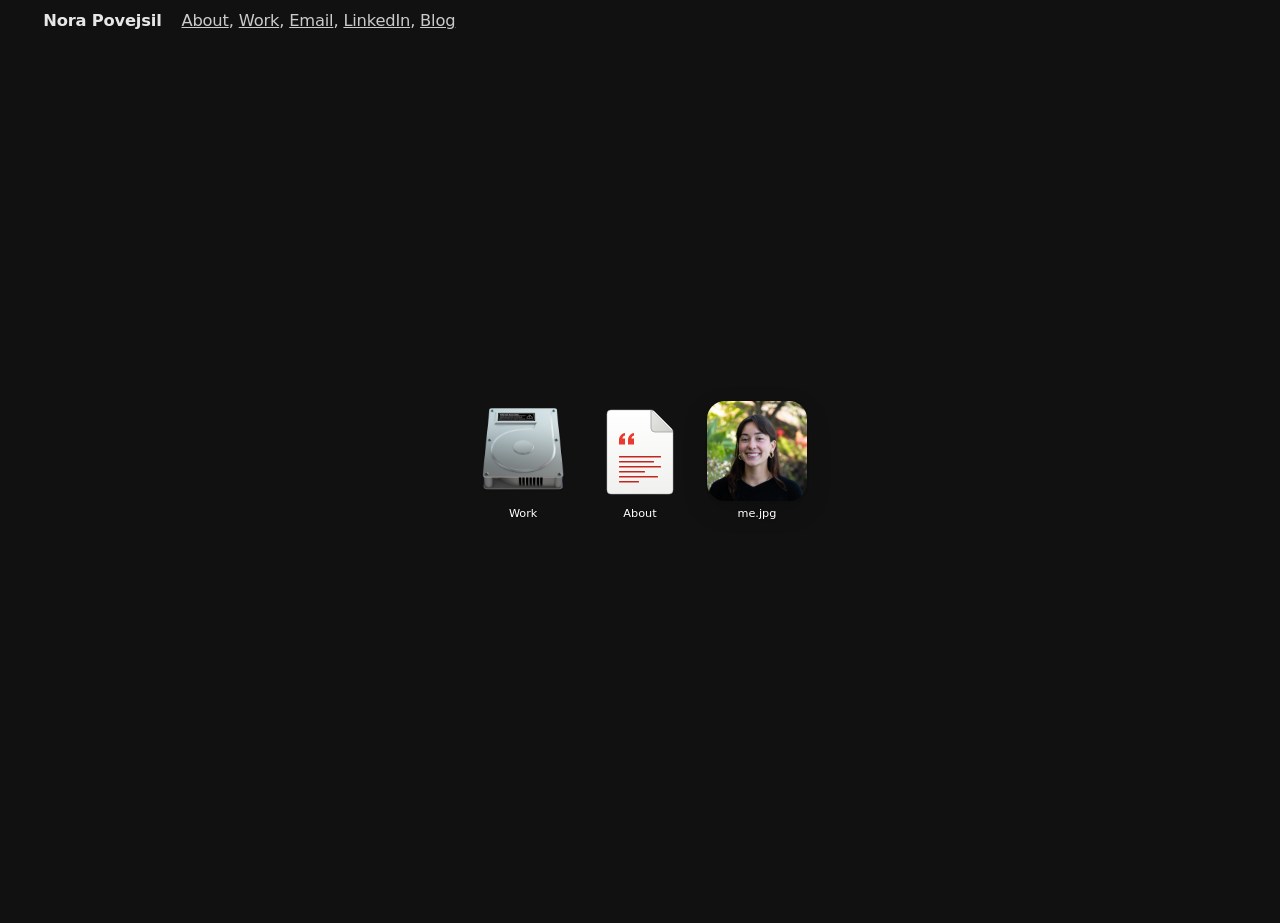
<file: index.html>
<!DOCTYPE html>
<!--
  Home page — portfolio
  Desktop icon grid: Work, About, and the portrait.
-->
<html lang="en">
<head>
  <meta charset="utf-8">
  <meta name="viewport" content="width=device-width, initial-scale=1">
  <title>Nora Povejsil | Portfolio</title>
  <link rel="stylesheet" href="css/main.css?v=100">
</head>
<body class="home">

  <nav class="site-nav page pinned pinned-top fixed">
    <a id="header" href="#"></a>
    <div class="page-layout">
      <div class="page-content">
        <bodycopy>
          <a class="window-title" href="index.html"></a>
          <a class="nav-name" href="index.html">Nora Povejsil</a>&nbsp;&nbsp;&nbsp;&nbsp;<a href="about.html"><u>About</u></a>, <a href="work.html"><u>Work</u></a>,
          <a href="mailto:npovejsil@berkeley.edu"><u>Email</u></a>,
          <a href="https://www.linkedin.com/in/nora-povejsil/" target="_blank" rel="noopener"><u>LinkedIn</u></a>,
          <a href="blog.html"><u>Blog</u></a>
        </bodycopy>
      </div>
    </div>
  </nav>

  <section class="page">
    <div class="page-layout">
      <div class="page-content">
        <gallery-justify>

          <media-item>
            <figure>
              <a href="work.html">
                <img src="assets/hhd.png" alt="Work">
              </a>
              <figcaption class="caption-light">Work</figcaption>
            </figure>
          </media-item>

          <media-item>
            <figure>
              <a href="about.html">
                <img src="assets/about.svg" alt="About">
              </a>
              <figcaption class="caption-light">About</figcaption>
            </figure>
          </media-item>

          <media-item class="badge-item">
            <figure>
              <a href="https://www.linkedin.com/in/nora-povejsil/" target="_blank" rel="noopener">
                <img src="assets/portrait.jpg" alt="Nora Povejsil on LinkedIn" class="badge-photo">
              </a>
              <figcaption class="caption-light">me.jpg</figcaption>
            </figure>
          </media-item>

        </gallery-justify>
      </div>
    </div>
  </section>

</body>
</html>
</file>
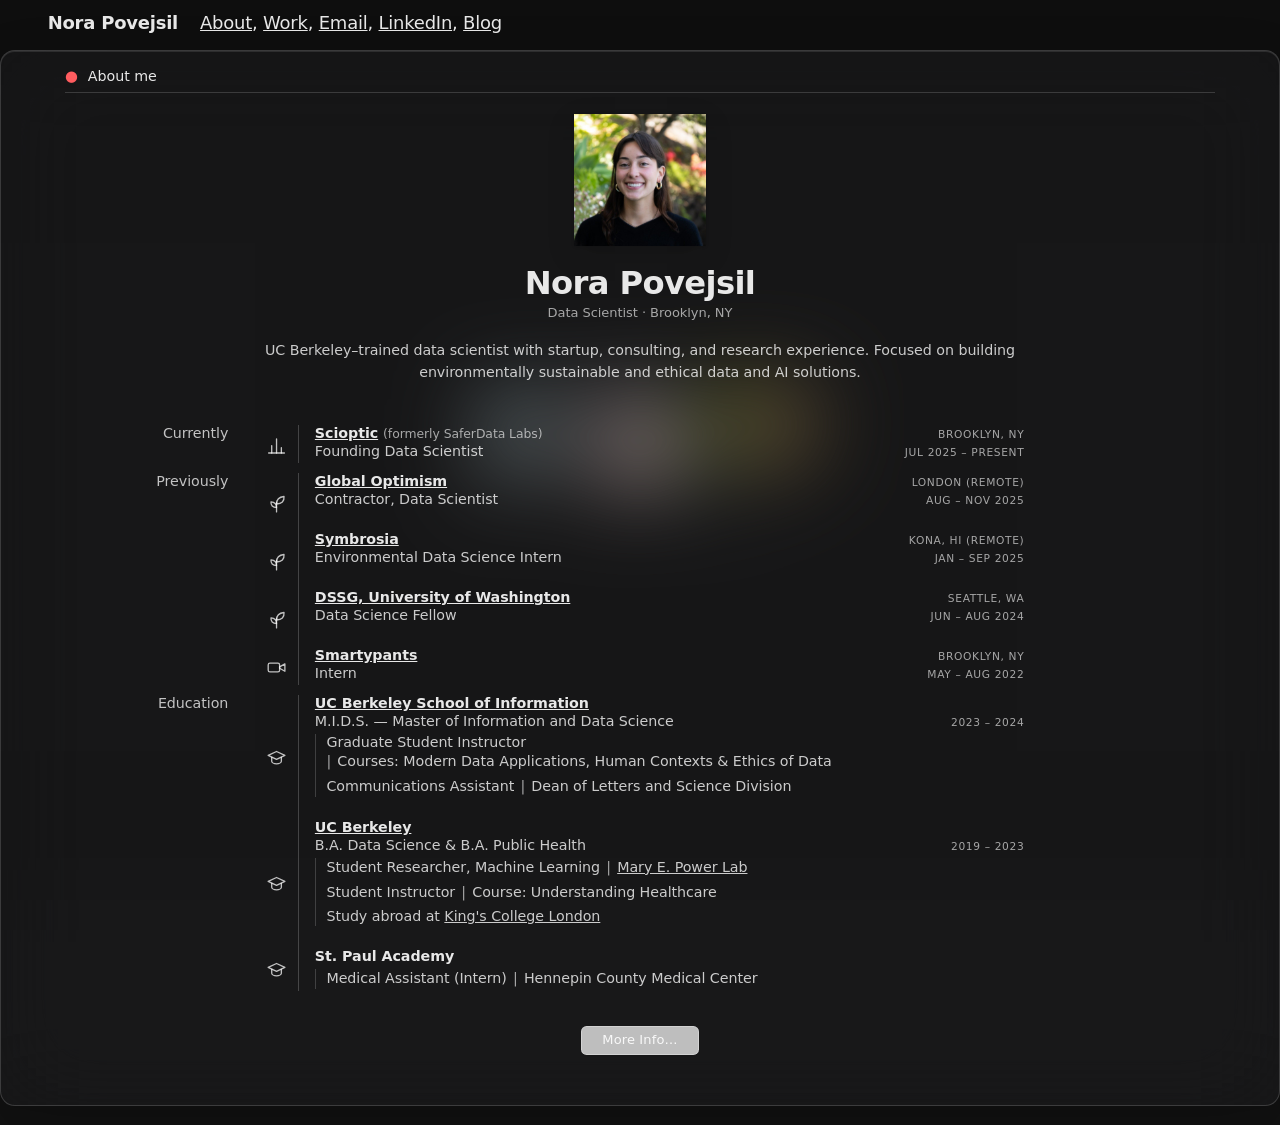
<file: about.html>
<!DOCTYPE html>
<!--
  About page — portfolio
  Design reference: cargo.site/templates/preview/3438135
  macOS-style frosted window modal over desktop icon grid.
-->
<html lang="en">
<head>
  <meta charset="utf-8">
  <meta name="viewport" content="width=device-width, initial-scale=1">
  <title>About | Portfolio</title>
  <link rel="stylesheet" href="css/main.css?v=100">
  <style>
    /* ---- Mobile: stack label + content vertically ---- */
    @media (max-width: 680px) {
      body.about .site-nav {
        display: none;
      }
      body.about section.page.about-modal > .page-layout {
        max-width: 100%;
        padding: 0;
      }
      body.about .window {
        width: auto;
        margin: 0.6rem;
        border-radius: 0.9rem;
        padding: 1.5rem 0.85rem 3rem;
      }
      body.about column-set {
        flex-direction: column;
        margin-top: 1.4rem;
      }
      body.about column-set:first-of-type {
        margin-top: 0.6rem;
      }
      body.about .window > bodycopy > column-set > column-unit:first-child {
        width: auto;
        flex-basis: auto;
        margin-bottom: 0.3rem;
      }
      body.about .section-label {
        font-size: 1.05rem;
        text-transform: uppercase;
        letter-spacing: 0.08em;
        opacity: 0.5;
        font-weight: 400;
      }
    }
  </style>
</head>
<body class="about">

  <!-- Domain glyph sprite: one mark per domain, repeated to make the through-line visible -->
  <svg width="0" height="0" style="position:absolute" aria-hidden="true" focusable="false">
    <symbol id="glyph-climate" viewBox="0 0 24 24">
      <path d="M12 21.5V11"/>
      <path d="M12 12.5c0-5 3-8 8.5-8.5.5 5.5-2.5 8.5-8.5 8.5z"/>
      <path d="M12 16.5c0-3.7-2.3-6-6.3-6.4-.4 4 1.9 6.4 6.3 6.4z"/>
    </symbol>
    <symbol id="glyph-health" viewBox="0 0 24 24">
      <path d="M9.5 3.5h5v6h6v5h-6v6h-5v-6h-6v-5h6z"/>
    </symbol>
    <symbol id="glyph-media" viewBox="0 0 24 24">
      <rect x="2.5" y="7" width="13" height="10" rx="2"/>
      <path d="M15.5 11.2l6-3.4v8.4l-6-3.4z"/>
    </symbol>
    <symbol id="glyph-data" viewBox="0 0 24 24">
      <path d="M3 20.5h18"/>
      <path d="M6.5 20.5V12M12 20.5V4.5M17.5 20.5v-6"/>
    </symbol>
    <symbol id="glyph-teaching" viewBox="0 0 24 24">
      <path d="M4 20l1-4.2L16.4 4.4a2.1 2.1 0 0 1 3 3L8.2 19 4 20z"/>
      <path d="M14.6 6.2l3.2 3.2"/>
    </symbol>
    <symbol id="glyph-study" viewBox="0 0 24 24">
      <path d="M12 4L2.5 8.5 12 13l9.5-4.5z"/>
      <path d="M6.5 10.8V15c0 1.6 2.5 3 5.5 3s5.5-1.4 5.5-3v-4.2"/>
    </symbol>
  </svg>

  <nav class="site-nav page pinned pinned-top fixed">
    <a id="header" href="#"></a>
    <div class="page-layout">
      <div class="page-content">
        <bodycopy>
          <a class="window-title" href="index.html"></a>
          <a class="nav-name" href="index.html">Nora Povejsil</a>&nbsp;&nbsp;&nbsp;&nbsp;<a href="about.html"><u>About</u></a>, <a href="work.html"><u>Work</u></a>,
          <a href="mailto:npovejsil@berkeley.edu"><u>Email</u></a>,
          <a href="https://www.linkedin.com/in/nora-povejsil/" target="_blank" rel="noopener"><u>LinkedIn</u></a>,
          <a href="blog.html"><u>Blog</u></a>
        </bodycopy>
      </div>
    </div>
  </nav>

  <!-- Home icon grid rendered behind the window -->
  <section class="page home-bg" aria-hidden="true" inert>
    <div class="page-layout">
      <div class="page-content">
        <gallery-justify>
          <media-item><figure><span class="no-link"><img src="assets/hhd.png" alt=""></span><figcaption class="caption-light">Work</figcaption></figure></media-item>
          <media-item><figure><span class="no-link"><img src="assets/about.svg" alt=""></span><figcaption class="caption-light">About</figcaption></figure></media-item>
          <media-item><figure><span class="no-link"><img src="assets/portrait.jpg" alt="" class="badge-photo"></span><figcaption class="caption-light">me.jpg</figcaption></figure></media-item>
        </gallery-justify>
      </div>
    </div>
  </section>

  <section class="page about-modal">
    <div class="page-layout">
      <div class="page-content window">
        <bodycopy>

          <div class="window-title-row">
            <a href="index.html" aria-label="Close window" class="window-close">
              <span class="traffic-lights">
                <span class="tl tl-red" style="color: rgb(255, 92, 95);">●</span>
              </span>
            </a>
            <span>About me</span>
          </div>
          <hr>

          <div class="about-hero">
            <img class="about-portrait" src="assets/portrait.jpg" alt="Nora Povejsil">
            <h1 class="about-name">Nora Povejsil</h1>
            <p class="about-subtitle">Data Scientist · Brooklyn, NY</p>
            <p class="about-summary">
              UC Berkeley–trained data scientist with startup, consulting, and research experience. Focused on building environmentally sustainable and ethical data and AI solutions.
            </p>
          </div>

          <!-- Currently -->
          <column-set>
            <column-unit>
              <span class="section-label">Currently</span>
            </column-unit>
            <column-unit>
              <div class="timeline-entry">
                <div class="timeline-rail">
                  <svg class="domain-glyph" aria-hidden="true"><use href="#glyph-data"/></svg>
                </div>
                <div class="timeline-body">
                  <div class="timeline-head">
                    <span class="timeline-org"><a href="https://scioptic.ai/" target="_blank" rel="noopener"><u>Scioptic</u></a> <span class="timeline-formerly">(formerly SaferData Labs)</span></span>
                    <span class="timeline-place">Brooklyn, NY</span>
                  </div>
                  <div class="timeline-subhead">
                    <span class="timeline-role">Founding Data Scientist</span>
                    <span class="timeline-dates">Jul 2025 – present</span>
                  </div>
                </div>
              </div>
            </column-unit>
          </column-set>

          <!-- Previously -->
          <column-set>
            <column-unit>
              <span class="section-label">Previously</span>
            </column-unit>
            <column-unit>
              <div class="timeline-entry">
                <div class="timeline-rail">
                  <svg class="domain-glyph" aria-hidden="true"><use href="#glyph-climate"/></svg>
                </div>
                <div class="timeline-body">
                  <div class="timeline-head">
                    <span class="timeline-org"><a href="https://www.theclimatepledge.com/" target="_blank" rel="noopener"><u>Global Optimism</u></a></span>
                    <span class="timeline-place">London (Remote)</span>
                  </div>
                  <div class="timeline-subhead">
                    <span class="timeline-role">Contractor, Data Scientist</span>
                    <span class="timeline-dates">Aug – Nov 2025</span>
                  </div>
                </div>
              </div>

              <div class="timeline-entry">
                <div class="timeline-rail">
                  <svg class="domain-glyph" aria-hidden="true"><use href="#glyph-climate"/></svg>
                </div>
                <div class="timeline-body">
                  <div class="timeline-head">
                    <span class="timeline-org"><a href="https://symbrosia.co/" target="_blank" rel="noopener"><u>Symbrosia</u></a></span>
                    <span class="timeline-place">Kona, HI (Remote)</span>
                  </div>
                  <div class="timeline-subhead">
                    <span class="timeline-role">Environmental Data Science Intern</span>
                    <span class="timeline-dates">Jan – Sep 2025</span>
                  </div>
                </div>
              </div>

              <div class="timeline-entry">
                <div class="timeline-rail">
                  <svg class="domain-glyph" aria-hidden="true"><use href="#glyph-climate"/></svg>
                </div>
                <div class="timeline-body">
                  <div class="timeline-head">
                    <span class="timeline-org"><a href="https://escience.washington.edu/using-data-science/data-science-for-social-good/dssg-projects/" target="_blank" rel="noopener"><u>DSSG, University of Washington</u></a></span>
                    <span class="timeline-place">Seattle, WA</span>
                  </div>
                  <div class="timeline-subhead">
                    <span class="timeline-role">Data Science Fellow</span>
                    <span class="timeline-dates">Jun – Aug 2024</span>
                  </div>
                </div>
              </div>

              <div class="timeline-entry">
                <div class="timeline-rail">
                  <svg class="domain-glyph" aria-hidden="true"><use href="#glyph-media"/></svg>
                </div>
                <div class="timeline-body">
                  <div class="timeline-head">
                    <span class="timeline-org"><a href="https://www.smartypants.nyc/" target="_blank" rel="noopener"><u>Smartypants</u></a></span>
                    <span class="timeline-place">Brooklyn, NY</span>
                  </div>
                  <div class="timeline-subhead">
                    <span class="timeline-role">Intern</span>
                    <span class="timeline-dates">May – Aug 2022</span>
                  </div>
                </div>
              </div>

            </column-unit>
          </column-set>

          <!-- Education -->
          <column-set>
            <column-unit>
              <span class="section-label">Education</span>
            </column-unit>
            <column-unit>
              <div class="timeline-entry">
                <div class="timeline-rail">
                  <svg class="domain-glyph" aria-hidden="true"><use href="#glyph-study"/></svg>
                </div>
                <div class="timeline-body">
                  <div class="timeline-head">
                    <span class="timeline-org"><a href="https://www.ischool.berkeley.edu/" target="_blank" rel="noopener"><u>UC Berkeley School of Information</u></a></span>
                  </div>
                  <div class="timeline-subhead">
                    <span class="timeline-role">M.I.D.S. — Master of Information and Data Science</span>
                    <span class="timeline-dates">2023 – 2024</span>
                  </div>
                  <ol class="timeline-roles timeline-roles--stacked">
                    <li>
                      <span class="timeline-role">Graduate Student Instructor</span>
                      <div class="timeline-courses">Courses: Modern Data Applications, Human Contexts &amp; Ethics of Data</div>
                    </li>
                    <li>
                      <span class="timeline-role">Communications Assistant</span>
                      <div class="timeline-courses">Dean of Letters and Science Division</div>
                    </li>
                  </ol>
                </div>
              </div>

              <div class="timeline-entry">
                <div class="timeline-rail">
                  <svg class="domain-glyph" aria-hidden="true"><use href="#glyph-study"/></svg>
                </div>
                <div class="timeline-body">
                  <div class="timeline-head">
                    <span class="timeline-org"><a href="https://ls.berkeley.edu/" target="_blank" rel="noopener"><u>UC Berkeley</u></a></span>
                  </div>
                  <div class="timeline-subhead">
                    <span class="timeline-role">B.A. Data Science &amp; B.A. Public Health</span>
                    <span class="timeline-dates">2019 – 2023</span>
                  </div>
                  <ol class="timeline-roles timeline-roles--stacked">
                    <li>
                      <span class="timeline-role">Student Researcher, Machine Learning</span>
                      <div class="timeline-courses"><a href="https://ib.berkeley.edu/labs/power/" target="_blank" rel="noopener"><u>Mary E. Power Lab</u></a></div>
                    </li>
                    <li>
                      <span class="timeline-role">Student Instructor</span>
                      <div class="timeline-courses">Course: Understanding Healthcare</div>
                    </li>
                    <li>
                      <span class="timeline-role">Study abroad at <a href="https://www.kcl.ac.uk/about" target="_blank" rel="noopener"><u>King's College London</u></a></span>
                    </li>
                  </ol>
                </div>
              </div>

              <div class="timeline-entry">
                <div class="timeline-rail">
                  <svg class="domain-glyph" aria-hidden="true"><use href="#glyph-study"/></svg>
                </div>
                <div class="timeline-body">
                  <div class="timeline-head">
                    <span class="timeline-org">St. Paul Academy</span>
                  </div>
                  <ol class="timeline-roles timeline-roles--stacked">
                    <li>
                      <span class="timeline-role">Medical Assistant (Intern)</span>
                      <div class="timeline-courses">Hennepin County Medical Center</div>
                    </li>
                  </ol>
                </div>
              </div>
            </column-unit>
          </column-set>


          <div class="about-actions">
            <a class="about-button" href="index.html" aria-haspopup="true" aria-expanded="false">More Info…</a>
            <div class="about-menu" hidden>
              <a href="work.html">Projects</a>
              <a href="https://www.linkedin.com/in/nora-povejsil/" target="_blank" rel="noopener">LinkedIn</a>
              <a href="https://github.com/npovejsil" target="_blank" rel="noopener">GitHub</a>
              <a href="blog.html">Blog</a>
              <a href="mailto:npovejsil@berkeley.edu">Email</a>
            </div>
          </div>
        </bodycopy>
      </div>
    </div>
  </section>

  <script src="js/site.js?v=2" defer></script>

</body>
</html>
</file>
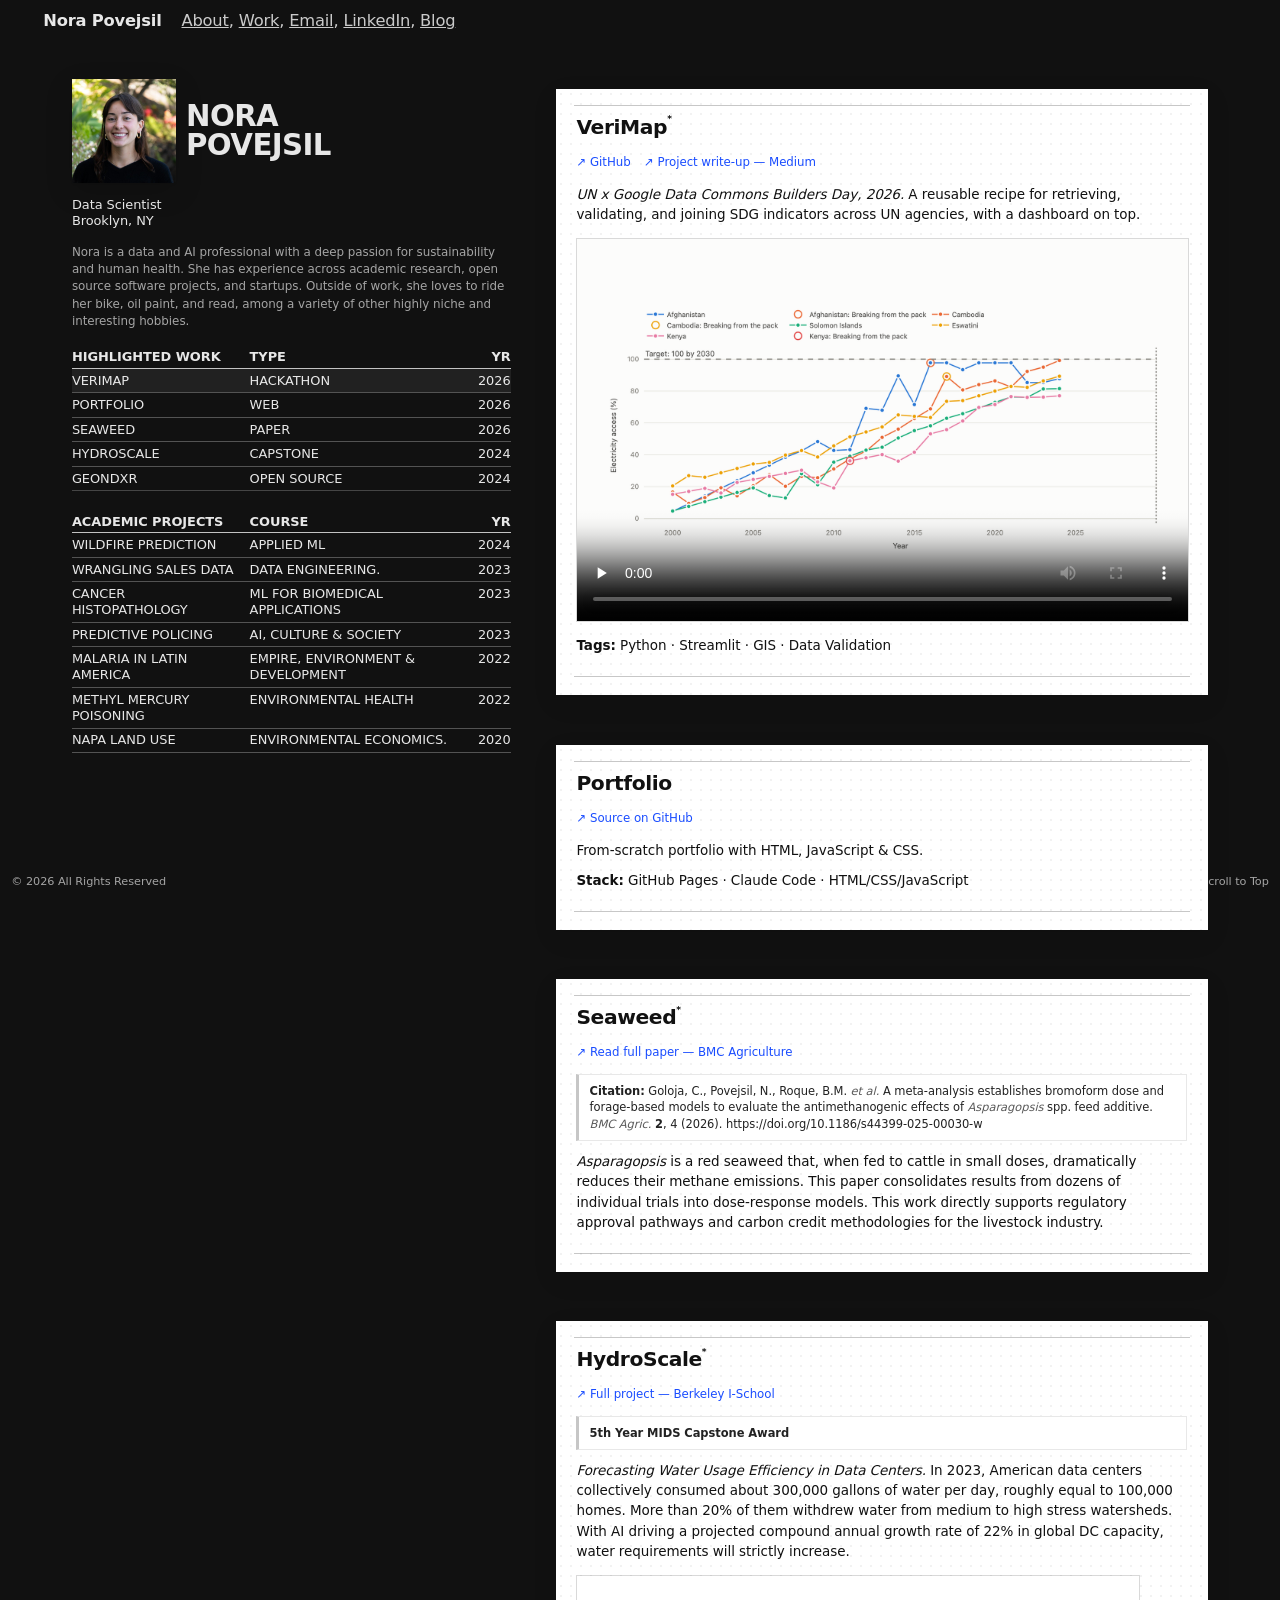
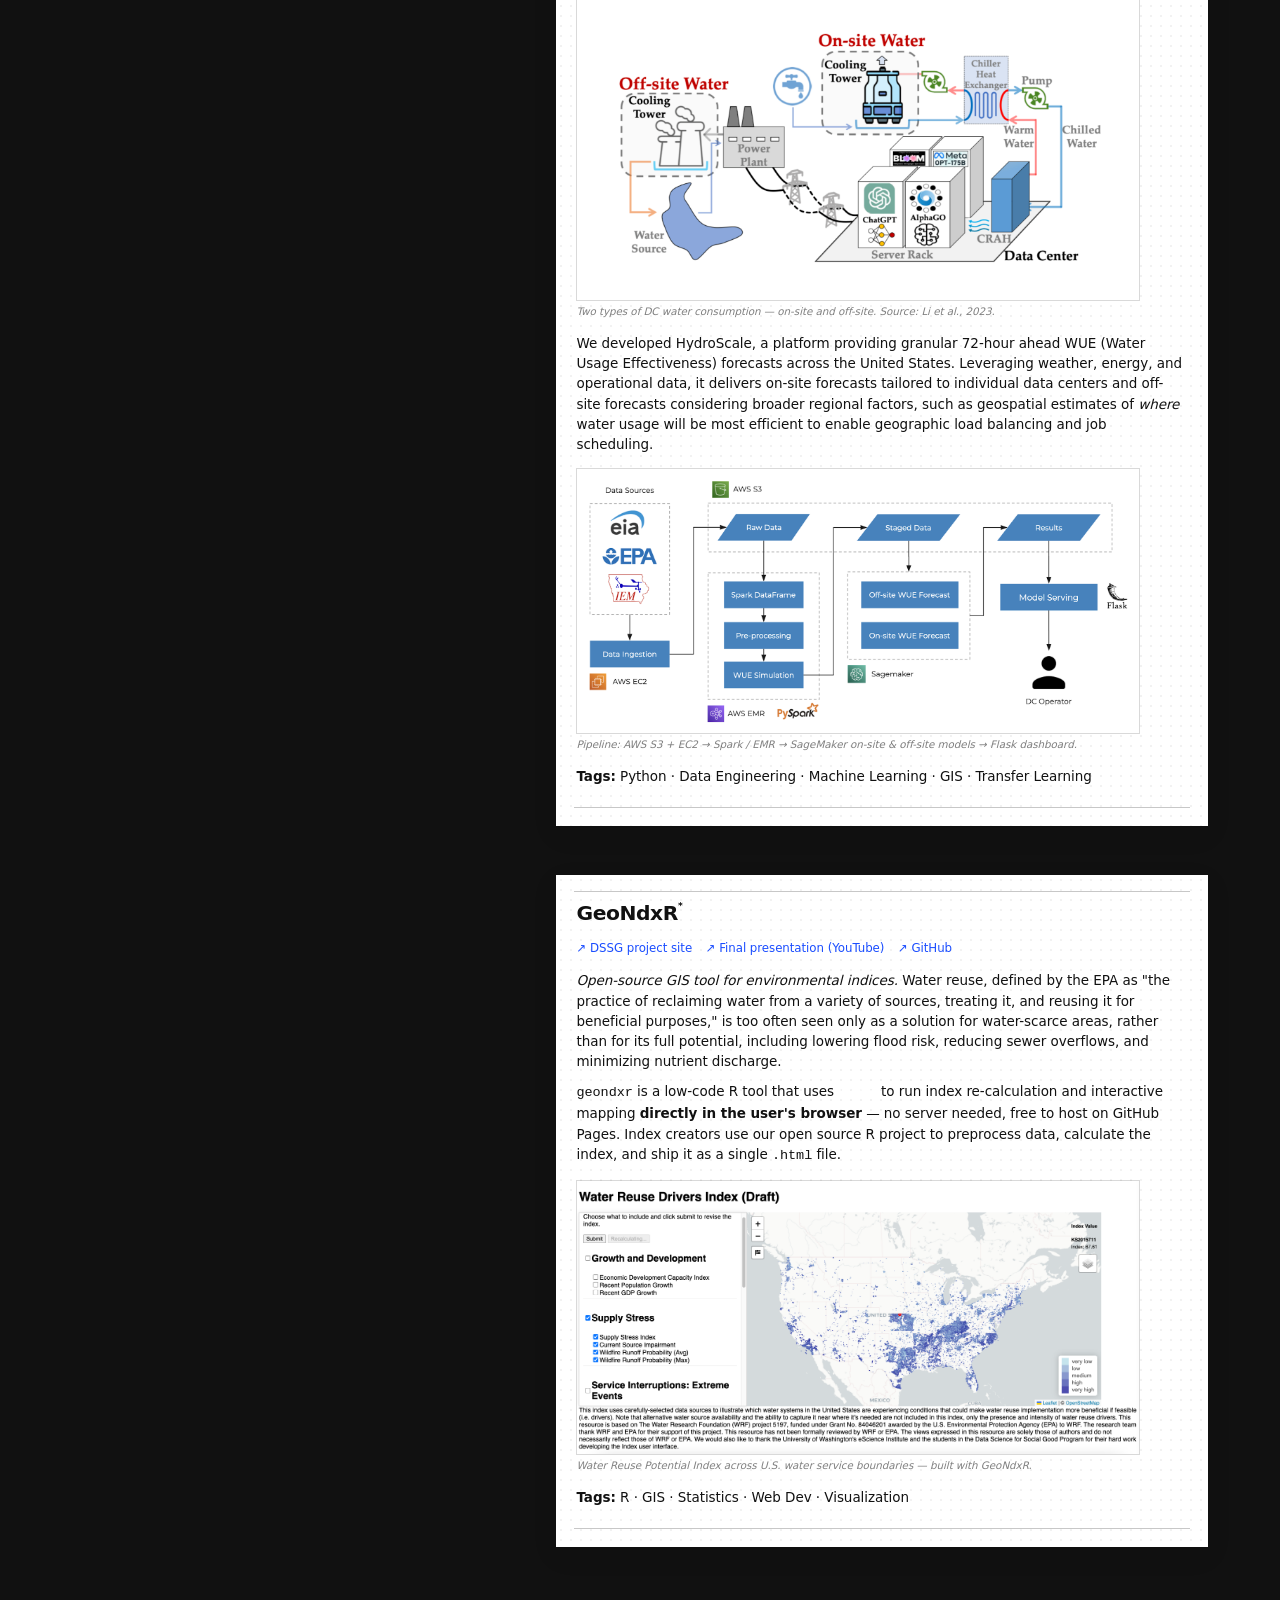
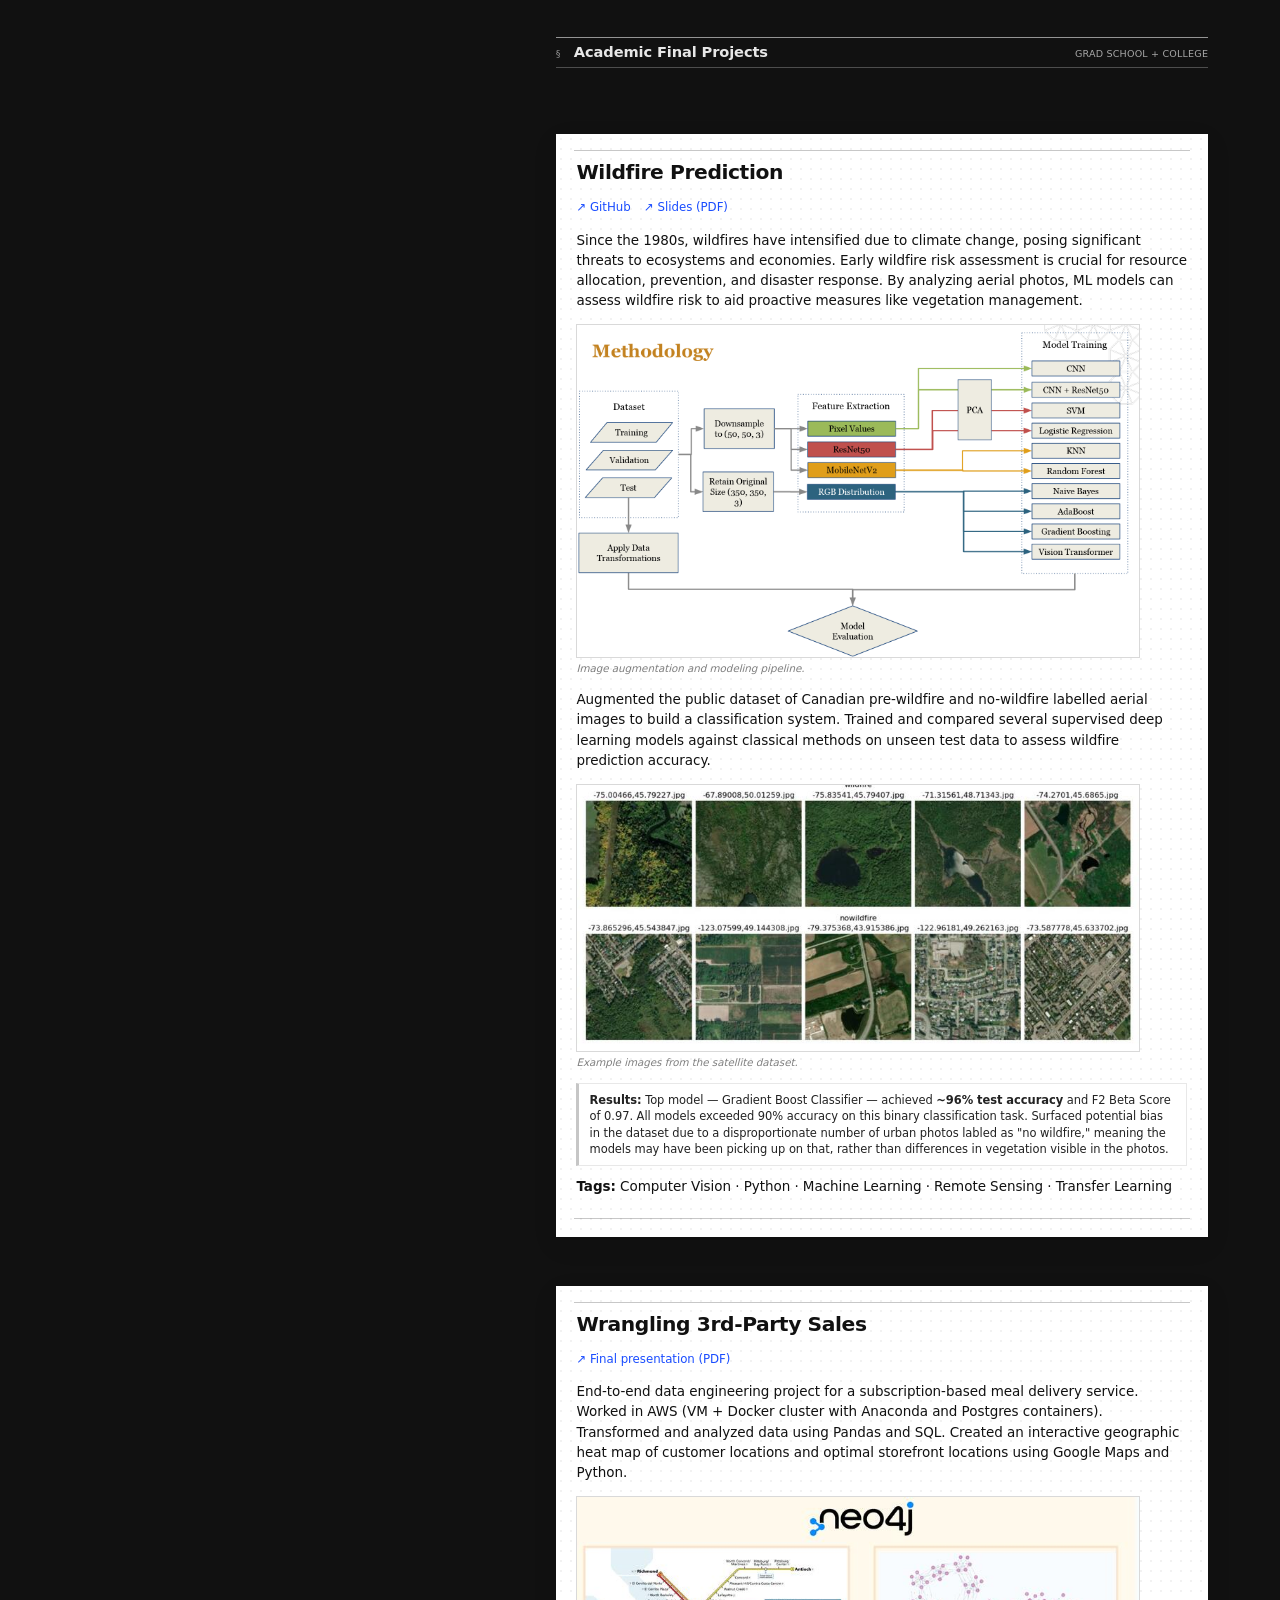
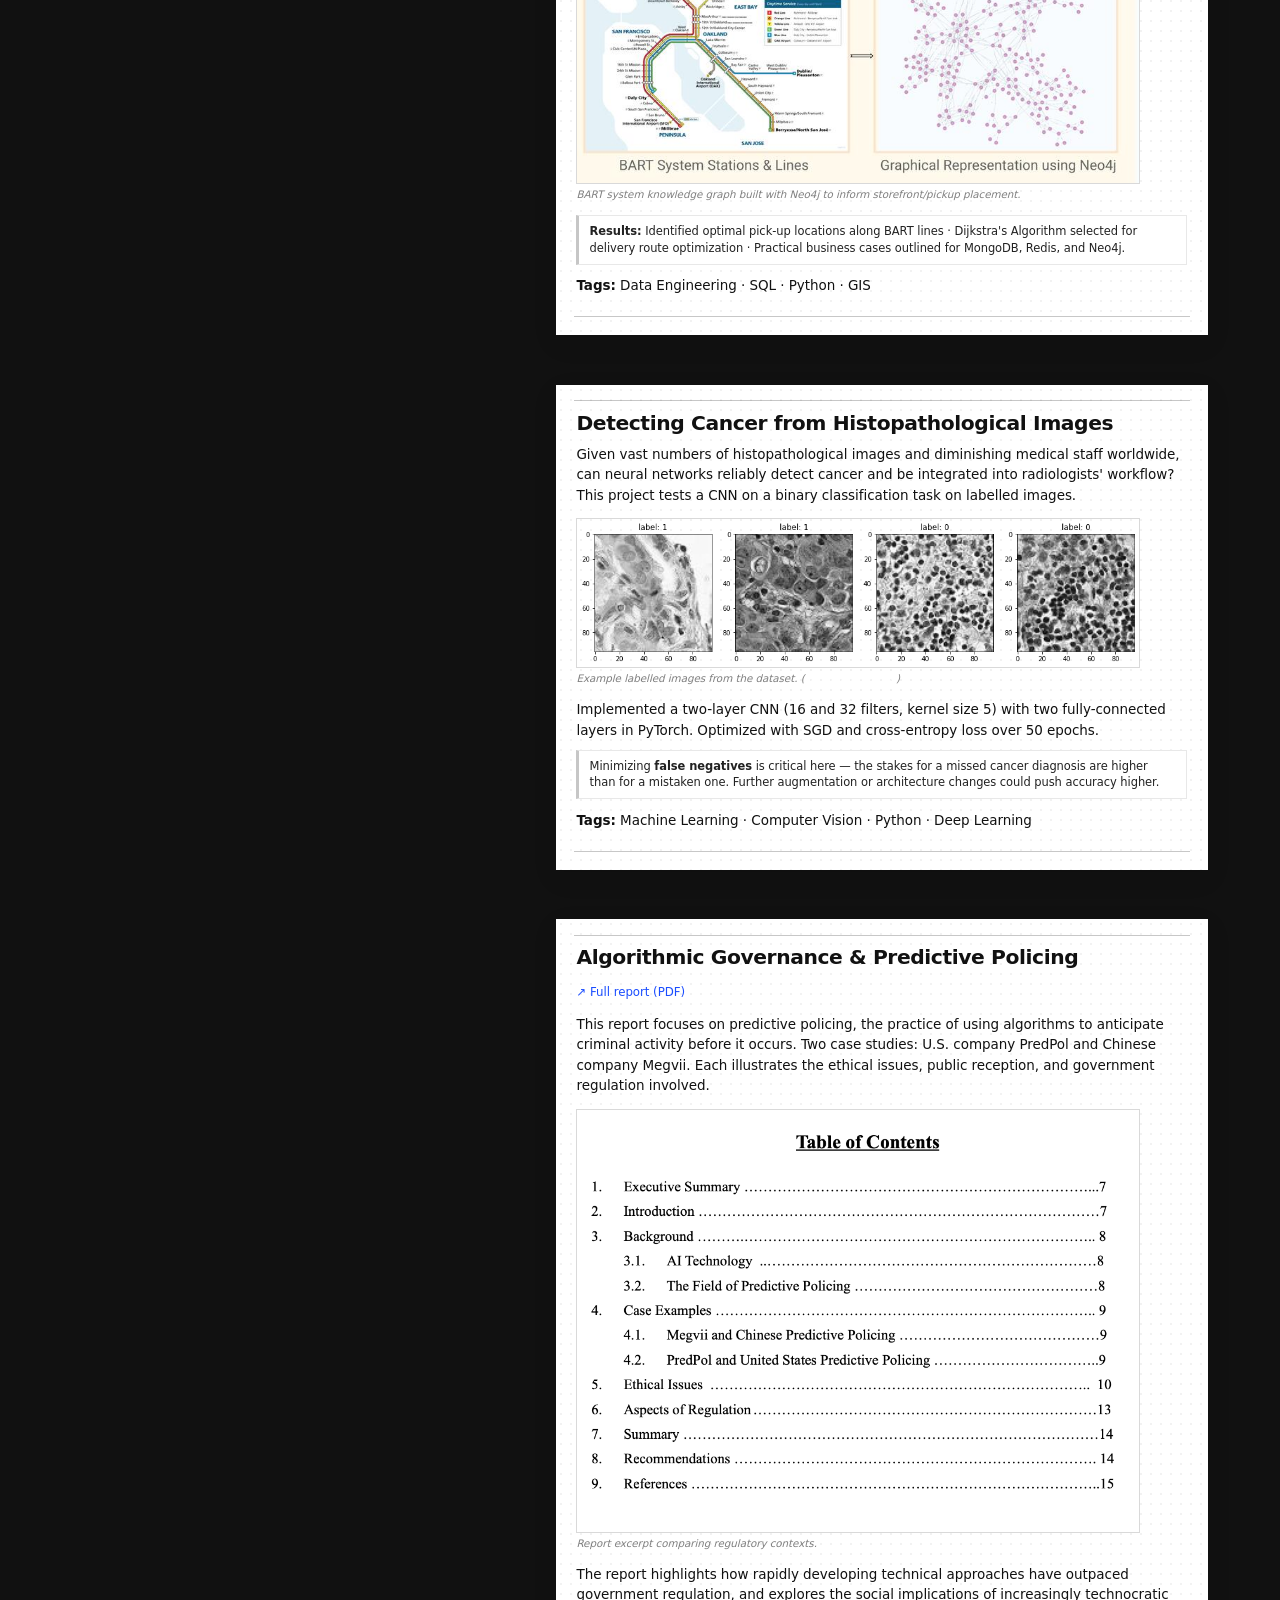
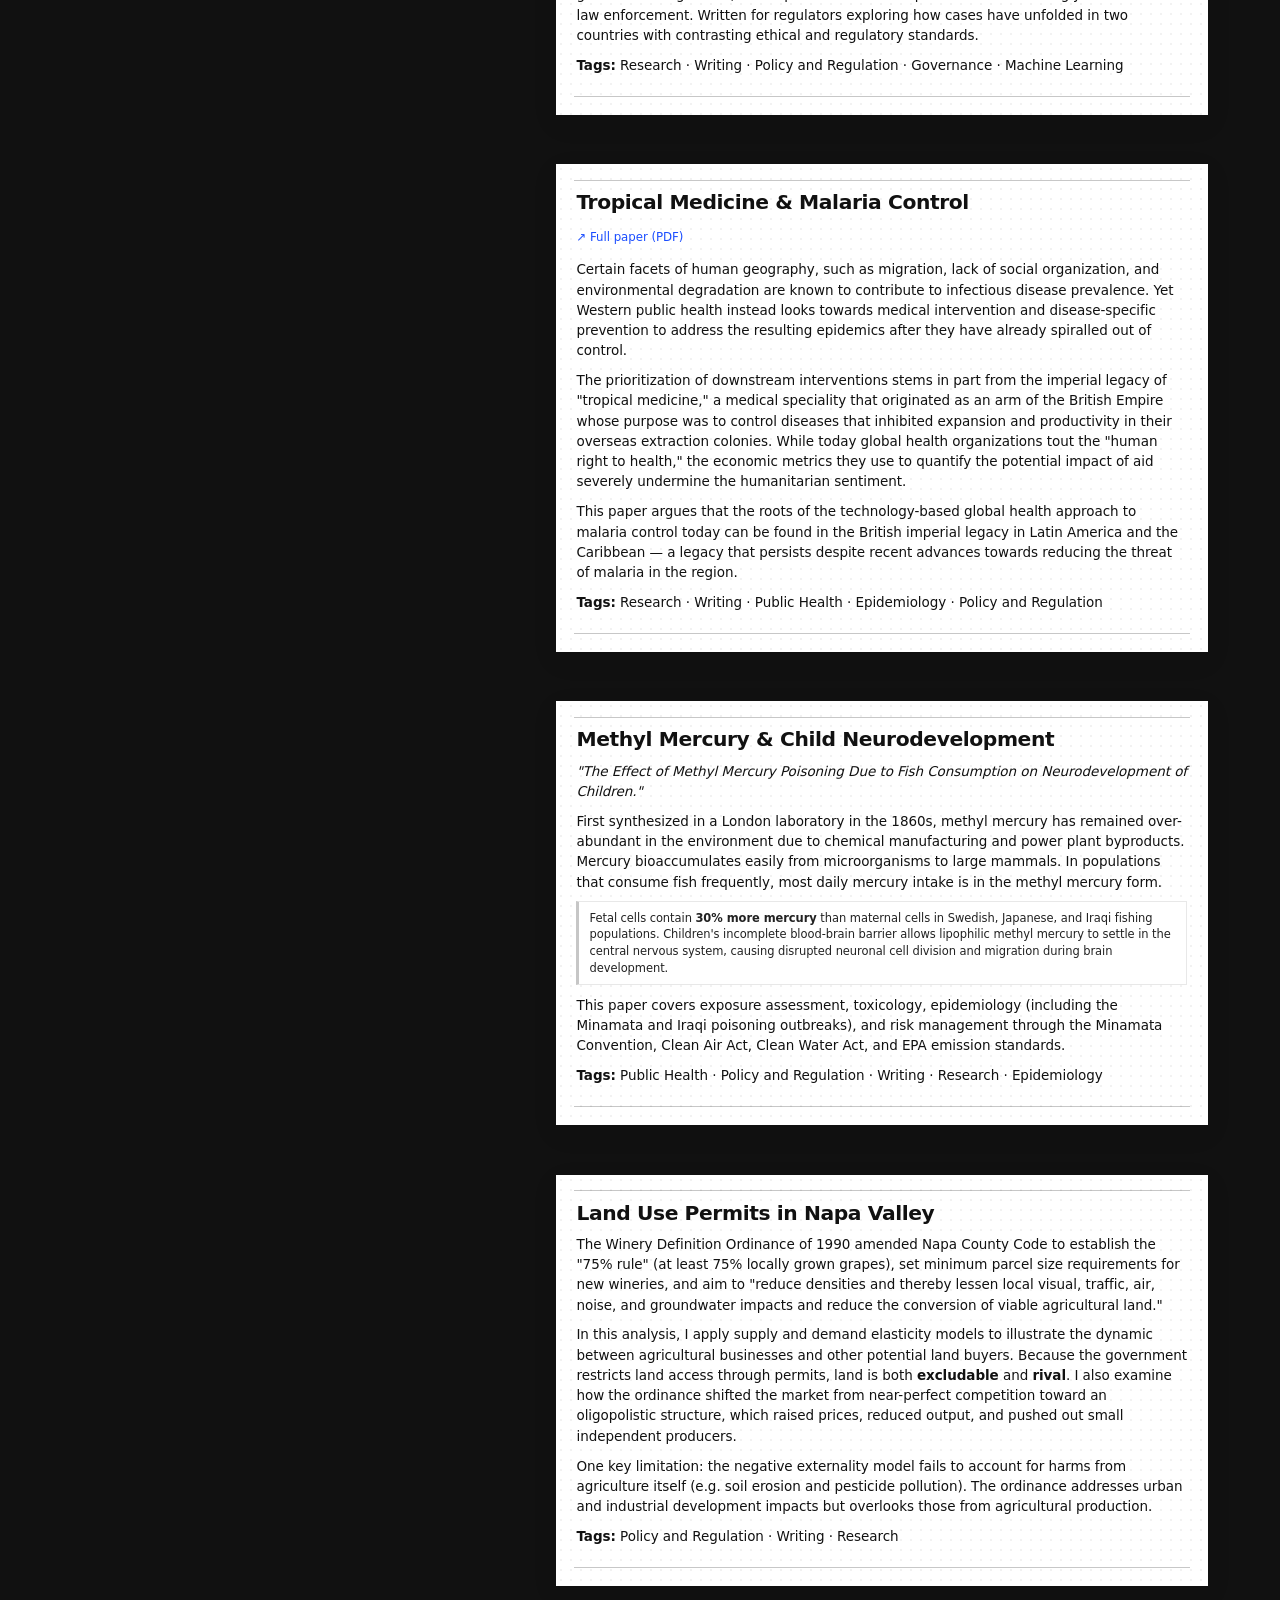
<file: work.html>
<!DOCTYPE html>
<!--
  Landing page — portfolio (the site root; there is no separate home page)
  Layout reference: cargo.site/templates/preview/3438135
  Sticky index + dotted-paper document cards.
  Design inspiration: Cargo M401, Readymag archival layouts.
-->
<html lang="en">
<head>
  <meta charset="utf-8">
  <meta name="viewport" content="width=device-width, initial-scale=1">
  <title>Nora Povejsil | Portfolio</title>
  <link rel="stylesheet" href="css/main.css?v=100">
</head>
<body class="work">

  <nav class="site-nav page pinned pinned-top fixed">
    <a id="header" href="#"></a>
    <div class="page-layout">
      <div class="page-content">
        <bodycopy>
          <a class="window-title" href="index.html"></a>
          <a class="nav-name" href="index.html">Nora Povejsil</a>&nbsp;&nbsp;&nbsp;&nbsp;<a href="about.html"><u>About</u></a>, <a href="work.html"><u>Work</u></a>,
          <a href="mailto:npovejsil@berkeley.edu"><u>Email</u></a>,
          <a href="https://www.linkedin.com/in/nora-povejsil/" target="_blank" rel="noopener"><u>LinkedIn</u></a>,
          <a href="blog.html"><u>Blog</u></a>
        </bodycopy>
      </div>
    </div>
  </nav>

  <section class="work-shell">

    <aside class="work-index">
      <a class="work-index-head" href="about.html">
        <img class="work-index-photo" src="assets/portrait.jpg" alt="Nora Povejsil">
        <h1 class="work-index-title">NORA<br>POVEJSIL</h1>
      </a>

      <div class="work-index-address">
        Data Scientist<br>
        Brooklyn, NY
      </div>

      <p class="work-index-bio">
        Nora is a data and AI professional with a deep passion for sustainability and human health. She has experience across academic research, open source software projects, and startups. Outside of work, she loves to ride her bike, oil paint, and read, among a variety of other highly niche and interesting hobbies.
      </p>

      <table class="work-index-table">
        <thead>
          <tr>
            <th>Highlighted work</th>
            <th>Type</th>
            <th>Yr</th>
          </tr>
        </thead>
        <tbody>
          <tr>
            <td><a href="#verimap">VeriMap</a></td>
            <td>Hackathon</td>
            <td>2026</td>
          </tr>
          <tr>
            <td><a href="#portfolio">Portfolio</a></td>
            <td>Web</td>
            <td>2026</td>
          </tr>
          <tr>
            <td><a href="#seaweed">Seaweed</a></td>
            <td>Paper</td>
            <td>2026</td>
          </tr>
          <tr>
            <td><a href="#hydroscale">HydroScale</a></td>
            <td>Capstone</td>
            <td>2024</td>
          </tr>
          <tr>
            <td><a href="#geondxr">GeoNdxR</a></td>
            <td>Open Source</td>
            <td>2024</td>
          </tr>
        </tbody>
        <tbody>
          <!-- Second section header. Kept inside this table (a second table head
               would be invalid HTML) so both blocks share column widths. -->
          <tr class="work-index-subhead">
            <th>Academic projects</th>
            <th>Course</th>
            <th>Yr</th>
          </tr>
        </tbody>
        <tbody>
          <tr>
            <td><a href="#wildfire">Wildfire prediction</a></td>
            <td>Applied ML</td>
            <td>2024</td>
          </tr>
          <tr>
            <td><a href="#wrangling">Wrangling Sales Data</a></td>
            <td>Data Engineering.</td>
            <td>2023</td>
          </tr>
          <tr>
            <td><a href="#cancer-histopath">Cancer Histopathology</a></td>
            <td>ML for Biomedical Applications</td>
            <td>2023</td>
          </tr>
          <tr>
            <td><a href="#ai-culture">Predictive Policing</a></td>
            <td>AI, Culture & Society</td>
            <td>2023</td>
          </tr>
          <tr>
            <td><a href="#empire-env">Malaria in Latin America</a></td>
            <td>Empire, Environment & Development</td>
            <td>2022</td>
          </tr>
          <tr>
            <td><a href="#methyl-mercury">Methyl Mercury Poisoning</a></td>
            <td>Environmental Health</td>
            <td>2022</td>
          </tr>
          <tr>
            <td><a href="#napa-land-use">Napa Land Use</a></td>
            <td>Environmental Economics.</td>
            <td>2020</td>
          </tr>
        </tbody>
      </table>

    </aside>

    <div class="work-entries">

      <!-- 05 — VeriMap -->
      <article id="verimap" class="work-entry">
        <div class="work-entry-frame">
          <div class="work-entry-sheet">
            <div class="sheet-doc">
              <div class="sheet-doc-head">VeriMap<sup style="font-size:0.45em;vertical-align:super;">*</sup></div>
              <div class="sheet-doc-links">
                <a href="https://github.com/npovejsil/verimap" target="_blank" rel="noopener">↗ GitHub</a>
                <a href="https://medium.com/berkeleyischool/un-x-google-data-commons-hackathon-key-takeaways-verimap-project-highlights-4770b220c23d" target="_blank" rel="noopener">↗ Project write-up — Medium</a>
              </div>
              <div class="sheet-doc-body">
                <p><em>UN x Google Data Commons Builders Day, 2026.</em> A reusable recipe for retrieving, validating, and joining SDG indicators across UN agencies, with a dashboard on top.</p>
                <figure class="sheet-doc-img">
                  <video controls preload="none" playsinline poster="assets/verimap-demo-poster.png" aria-label="Demo of VeriMap: hovering the map, comparing two indicators, charting country trends, re-weighting the priority ranking, checking sources, and switching to Arabic.">
                    <source src="assets/verimap-demo.mp4" type="video/mp4">
                  </video>
                </figure>
                <p><strong>Tags:</strong> Python · Streamlit · GIS · Data Validation</p>
              </div>
            </div>
          </div>
        </div>
      </article>

      <!-- 04 — Portfolio -->
      <article id="portfolio" class="work-entry">
        <div class="work-entry-frame">
          <div class="work-entry-sheet">
            <div class="sheet-doc">
              <div class="sheet-doc-head">Portfolio</div>
              <div class="sheet-doc-links">
                <a href="https://github.com/npovejsil/portfolio" target="_blank" rel="noopener">↗ Source on GitHub</a>
              </div>
              <div class="sheet-doc-body">
                <p>From-scratch portfolio with HTML, JavaScript &amp; CSS.</p>
                <p><strong>Stack:</strong> GitHub Pages · Claude Code · HTML/CSS/JavaScript</p>
              </div>
            </div>
          </div>
        </div>
      </article>

      <!-- 03 — Seaweed -->
      <article id="seaweed" class="work-entry">
        <div class="work-entry-frame">
          <div class="work-entry-sheet">
            <div class="sheet-doc">
              <div class="sheet-doc-head">Seaweed<sup style="font-size:0.45em;vertical-align:super;">*</sup></div>
              <div class="sheet-doc-links">
                <a href="https://doi.org/10.1186/s44399-025-00030-w" target="_blank" rel="noopener">↗ Read full paper — BMC Agriculture</a>
              </div>
              <div class="sheet-doc-body">
                <div class="sheet-callout">
                  <strong> Citation:</strong> Goloja, C., Povejsil, N., Roque, B.M. <em>et al.</em> A meta-analysis establishes bromoform dose and forage-based models to evaluate the antimethanogenic effects of <em>Asparagopsis</em> spp. feed additive. <em>BMC Agric.</em> <strong>2</strong>, 4 (2026). https://doi.org/10.1186/s44399-025-00030-w
                </div>
                <p><em>Asparagopsis</em> is a red seaweed that, when fed to cattle in small doses, dramatically reduces their methane emissions. This paper consolidates results from dozens of individual trials into dose-response models. This work directly supports regulatory approval pathways and carbon credit methodologies for the livestock industry.</p>
              </div>
            </div>
          </div>
        </div>
      </article>

      <!-- 02 — HydroScale -->
      <article id="hydroscale" class="work-entry">
        <div class="work-entry-frame">
          <div class="work-entry-sheet">
            <div class="sheet-doc">
              <div class="sheet-doc-head">HydroScale<sup style="font-size:0.45em;vertical-align:super;">*</sup></div>
              <div class="sheet-doc-links">
                <a href="https://www.ischool.berkeley.edu/projects/2024/hydroscale" target="_blank" rel="noopener">↗ Full project — Berkeley I-School</a>
              </div>
              <div class="sheet-doc-body">
                <div class="sheet-callout">
                   <strong>5th Year MIDS Capstone Award</strong>
                </div>
                <p><em>Forecasting Water Usage Efficiency in Data Centers.</em> In 2023, American data centers collectively consumed about 300,000 gallons of water per day, roughly equal to 100,000 homes. More than 20% of them withdrew water from medium to high stress watersheds. With AI driving a projected compound annual growth rate of 22% in global DC capacity, water requirements will strictly increase.</p>
                <figure class="sheet-doc-img">
                  <img src="assets/hydroscale-wue-types.png" alt="Two types of data center water consumption: on-site (cooling towers) and off-site (power plant cooling). Source: Li et al., 2023.">
                  <figcaption>Two types of DC water consumption — on-site and off-site. Source: Li et al., 2023.</figcaption>
                </figure>
                <p>We developed HydroScale, a platform providing granular 72-hour ahead WUE (Water Usage Effectiveness) forecasts across the United States. Leveraging weather, energy, and operational data, it delivers on-site forecasts tailored to individual data centers and off-site forecasts considering broader regional factors, such as geospatial estimates of <em>where</em> water usage will be most efficient to enable geographic load balancing and job scheduling.</p>
                <figure class="sheet-doc-img">
                  <img src="assets/hydroscale-architecture.png" alt="HydroScale pipeline: AWS S3+EC2 ingestion → Spark preprocessing → SageMaker forecast models → Flask dashboard.">
                  <figcaption>Pipeline: AWS S3 + EC2 → Spark / EMR → SageMaker on-site &amp; off-site models → Flask dashboard.</figcaption>
                </figure>
                <p><strong>Tags:</strong> Python · Data Engineering · Machine Learning · GIS · Transfer Learning</p>
              </div>
            </div>
          </div>
        </div>
      </article>

      <!-- 01 — GeoNdxR -->
      <article id="geondxr" class="work-entry">
        <div class="work-entry-frame">
          <div class="work-entry-sheet">
            <div class="sheet-doc">
              <div class="sheet-doc-head">GeoNdxR<sup style="font-size:0.45em;vertical-align:super;">*</sup></div>
              <div class="sheet-doc-links">
                <a href="https://uwescience.github.io/WaterReuseDSSG2024/" target="_blank" rel="noopener">↗ DSSG project site</a>
                <a href="https://www.youtube.com/watch?v=i_RcLEZ8e50" target="_blank" rel="noopener">↗ Final presentation (YouTube)</a>
                <a href="https://github.com/uwescience/WaterReuseDSSG2024" target="_blank" rel="noopener">↗ GitHub</a>
              </div>
              <div class="sheet-doc-body">
                <p><em>Open-source GIS tool for environmental indices.</em> Water reuse, defined by the EPA as "the practice of reclaiming water from a variety of sources, treating it, and reusing it for beneficial purposes," is too often seen only as a solution for water-scarce areas, rather than for its full potential, including lowering flood risk, reducing sewer overflows, and minimizing nutrient discharge.</p>
                <p><code>geondxr</code> is a low-code R tool that uses <a href="https://docs.r-wasm.org/webr/latest/" target="_blank" rel="noopener">WebR</a> to run index re-calculation and interactive mapping <strong>directly in the user's browser</strong> — no server needed, free to host on GitHub Pages. Index creators use our open source R project to preprocess data, calculate the index, and ship it as a single <code>.html</code> file.</p>
                <figure class="sheet-doc-img">
                  <img src="assets/geondxr-index-map.png" alt="Water Reuse Potential Index displayed on a map of the United States at the water service boundary level, built with GeoNdxR.">
                  <figcaption>Water Reuse Potential Index across U.S. water service boundaries — built with GeoNdxR. <a href="https://chayek.github.io/Water-Reuse-Drivers-Index/" target="_blank" rel="noopener">View live ↗</a></figcaption>
                </figure>
                <p><strong>Tags:</strong> R · GIS · Statistics · Web Dev · Visualization</p>
              </div>
            </div>
          </div>
        </div>
      </article>

      <!-- Academic Final Projects divider -->
      <div class="work-section-header">
        <span class="work-section-kicker">§</span>
        <span class="work-section-title">Academic Final Projects</span>
        <span class="work-section-meta">Grad School + College</span>
      </div>

      <!-- A7 — Wildfire -->
      <article id="wildfire" class="work-entry academic">
        <div class="work-entry-frame">
          <div class="work-entry-sheet">
            <div class="sheet-doc">
              <div class="sheet-doc-head">Wildfire Prediction</div>
              <div class="sheet-doc-links">
                <a href="https://github.com/MarlonFu/wildfire-prediction" target="_blank" rel="noopener">↗ GitHub</a>
                <a href="uploads/wildfire-presentation.pdf" target="_blank" rel="noopener">↗ Slides (PDF)</a>
              </div>
              <div class="sheet-doc-body">
                <p>Since the 1980s, wildfires have intensified due to climate change, posing significant threats to ecosystems and economies. Early wildfire risk assessment is crucial for resource allocation, prevention, and disaster response. By analyzing aerial photos, ML models can assess wildfire risk to aid proactive measures like vegetation management.</p>
                <figure class="sheet-doc-img">
                  <img src="assets/wildfire-pipeline.png" alt="Methodology diagram showing the image augmentation and modeling pipeline for wildfire prediction.">
                  <figcaption>Image augmentation and modeling pipeline.</figcaption>
                </figure>
                <p>Augmented the public dataset of Canadian pre-wildfire and no-wildfire labelled aerial images to build a classification system. Trained and compared several supervised deep learning models against classical methods on unseen test data to assess wildfire prediction accuracy.</p>
                <figure class="sheet-doc-img">
                  <img src="assets/wildfire-data.png" alt="Example images from the Canadian wildfire satellite image dataset showing pre-wildfire and no-wildfire labelled samples.">
                  <figcaption>Example images from the satellite dataset.</figcaption>
                </figure>
                <div class="sheet-callout">
                  <strong>Results:</strong> Top model — Gradient Boost Classifier — achieved <strong>~96% test accuracy</strong> and F2 Beta Score of 0.97. All models exceeded 90% accuracy on this binary classification task. Surfaced potential bias in the dataset due to a disproportionate number of urban photos labled as "no wildfire," meaning the models may have been picking up on that, rather than differences in vegetation visible in the photos. 
                </div>
                <p><strong>Tags:</strong> Computer Vision · Python · Machine Learning · Remote Sensing · Transfer Learning</p>
              </div>
            </div>
          </div>
        </div>
      </article>

      <!-- A6 — Wrangling 3rd-Party Sales -->
      <article id="wrangling" class="work-entry academic">
        <div class="work-entry-frame">
          <div class="work-entry-sheet">
            <div class="sheet-doc">
              <div class="sheet-doc-head">Wrangling 3rd-Party Sales</div>
              <div class="sheet-doc-links">
                <a href="uploads/data-wrangling-slides.pdf" target="_blank" rel="noopener">↗ Final presentation (PDF)</a>
              </div>
              <div class="sheet-doc-body">
                <p>End-to-end data engineering project for a subscription-based meal delivery service. Worked in AWS (VM + Docker cluster with Anaconda and Postgres containers). Transformed and analyzed data using Pandas and SQL. Created an interactive geographic heat map of customer locations and optimal storefront locations using Google Maps and Python.</p>
                <figure class="sheet-doc-img">
                  <img src="assets/wrangling-bart.png" alt="Knowledge graph of the BART system built with Neo4j to inform strategic pickup location placement.">
                  <figcaption>BART system knowledge graph built with Neo4j to inform storefront/pickup placement.</figcaption>
                </figure>
                <div class="sheet-callout">
                  <strong>Results:</strong> Identified optimal pick-up locations along BART lines · Dijkstra's Algorithm selected for delivery route optimization · Practical business cases outlined for MongoDB, Redis, and Neo4j.
                </div>
                <p><strong>Tags:</strong> Data Engineering · SQL · Python · GIS</p>
              </div>
            </div>
          </div>
        </div>
      </article>

      <!-- A5 — Detecting Cancer from Histopathological Images -->
      <article id="cancer-histopath" class="work-entry academic">
        <div class="work-entry-frame">
          <div class="work-entry-sheet">
            <div class="sheet-doc">
              <div class="sheet-doc-head">Detecting Cancer from Histopathological Images</div>
              <div class="sheet-doc-body">
                <p>Given vast numbers of histopathological images and diminishing medical staff worldwide, can neural networks reliably detect cancer and be integrated into radiologists' workflow? This project tests a CNN on a binary classification task on labelled images.</p>
                <figure class="sheet-doc-img">
                  <img src="assets/cancer-histopath-data.png" alt="Example histopathological image data with cancer/no-cancer labels from the PatchCamelyon dataset.">
                  <figcaption>Example labelled images from the dataset. (<a href="https://github.com/basveeling/pcam" target="_blank" rel="noopener">PatchCamelyon ↗</a>)</figcaption>
                </figure>
                <p>Implemented a two-layer CNN (16 and 32 filters, kernel size 5) with two fully-connected layers in PyTorch. Optimized with SGD and cross-entropy loss over 50 epochs.</p>
                <div class="sheet-callout">
                  Minimizing <strong>false negatives</strong> is critical here — the stakes for a missed cancer diagnosis are higher than for a mistaken one. Further augmentation or architecture changes could push accuracy higher.
                </div>
                <p><strong>Tags:</strong> Machine Learning · Computer Vision · Python · Deep Learning</p>
              </div>
            </div>
          </div>
        </div>
      </article>

      <!-- A4 — AI, Culture & Society (Predictive Policing) -->
      <article id="ai-culture" class="work-entry academic">
        <div class="work-entry-frame">
          <div class="work-entry-sheet">
            <div class="sheet-doc">
              <div class="sheet-doc-head">Algorithmic Governance &amp; Predictive Policing</div>
              <div class="sheet-doc-links">
                <a href="uploads/predictive-policing-report.pdf" target="_blank" rel="noopener">↗ Full report (PDF)</a>
              </div>
              <div class="sheet-doc-body">
                <p>This report focuses on predictive policing, the practice of using algorithms to anticipate criminal activity before it occurs. Two case studies: U.S. company PredPol and Chinese company Megvii. Each illustrates the ethical issues, public reception, and government regulation involved.</p>
                <figure class="sheet-doc-img">
                  <img src="assets/policing-report.png" alt="Excerpt from the predictive policing report comparing U.S. and Chinese regulatory contexts.">
                  <figcaption>Report excerpt comparing regulatory contexts.</figcaption>
                </figure>
                <p>The report highlights how rapidly developing technical approaches have outpaced government regulation, and explores the social implications of increasingly technocratic law enforcement. Written for regulators exploring how cases have unfolded in two countries with contrasting ethical and regulatory standards.</p>
                <p><strong>Tags:</strong> Research · Writing · Policy and Regulation · Governance · Machine Learning</p>
              </div>
            </div>
          </div>
        </div>
      </article>

      <!-- A3 — Empire, Environment & Development (Malaria / Tropical Medicine) -->
      <article id="empire-env" class="work-entry academic">
        <div class="work-entry-frame">
          <div class="work-entry-sheet">
            <div class="sheet-doc">
              <div class="sheet-doc-head">Tropical Medicine &amp; Malaria Control</div>
              <div class="sheet-doc-links">
                <a href="uploads/malaria-control-paper.pdf" target="_blank" rel="noopener">↗ Full paper (PDF)</a>
              </div>
              <div class="sheet-doc-body">
                <p>Certain facets of human geography, such as migration, lack of social organization, and environmental degradation are known to contribute to infectious disease prevalence. Yet Western public health instead looks towards medical intervention and disease-specific prevention to address the resulting epidemics after they have already spiralled out of control.</p>
                <p>The prioritization of downstream interventions stems in part from the imperial legacy of "tropical medicine," a medical speciality that originated as an arm of the British Empire whose purpose was to control diseases that inhibited expansion and productivity in their overseas extraction colonies. While today global health organizations tout the "human right to health," the economic metrics they use to quantify the potential impact of aid severely undermine the humanitarian sentiment.</p>
                <p>This paper argues that the roots of the technology-based global health approach to malaria control today can be found in the British imperial legacy in Latin America and the Caribbean — a legacy that persists despite recent advances towards reducing the threat of malaria in the region.</p>
                <p><strong>Tags:</strong> Research · Writing · Public Health · Epidemiology · Policy and Regulation</p>
              </div>
            </div>
          </div>
        </div>
      </article>

      <!-- A2 — Methyl Mercury -->
      <article id="methyl-mercury" class="work-entry academic">
        <div class="work-entry-frame">
          <div class="work-entry-sheet">
            <div class="sheet-doc">
              <div class="sheet-doc-head">Methyl Mercury &amp; Child Neurodevelopment</div>
              <div class="sheet-doc-body">
                <p><em>"The Effect of Methyl Mercury Poisoning Due to Fish Consumption on Neurodevelopment of Children."</em></p>
                <p>First synthesized in a London laboratory in the 1860s, methyl mercury has remained over-abundant in the environment due to chemical manufacturing and power plant byproducts. Mercury bioaccumulates easily from microorganisms to large mammals. In populations that consume fish frequently, most daily mercury intake is in the methyl mercury form.</p>
                <div class="sheet-callout">
                  Fetal cells contain <strong>30% more mercury</strong> than maternal cells in Swedish, Japanese, and Iraqi fishing populations. Children's incomplete blood-brain barrier allows lipophilic methyl mercury to settle in the central nervous system, causing disrupted neuronal cell division and migration during brain development.
                </div>
                <p>This paper covers exposure assessment, toxicology, epidemiology (including the Minamata and Iraqi poisoning outbreaks), and risk management through the Minamata Convention, Clean Air Act, Clean Water Act, and EPA emission standards.</p>
                <p><strong>Tags:</strong> Public Health · Policy and Regulation · Writing · Research · Epidemiology</p>
              </div>
            </div>
          </div>
        </div>
      </article>

      <!-- A1 — Napa Land Use -->
      <article id="napa-land-use" class="work-entry academic">
        <div class="work-entry-frame">
          <div class="work-entry-sheet">
            <div class="sheet-doc">
              <div class="sheet-doc-head">Land Use Permits in Napa Valley</div>
              <div class="sheet-doc-body">
                <p>The Winery Definition Ordinance of 1990 amended Napa County Code to establish the "75% rule" (at least 75% locally grown grapes), set minimum parcel size requirements for new wineries, and aim to "reduce densities and thereby lessen local visual, traffic, air, noise, and groundwater impacts and reduce the conversion of viable agricultural land."</p>
                <p>In this analysis, I apply supply and demand elasticity models to illustrate the dynamic between agricultural businesses and other potential land buyers. Because the government restricts land access through permits, land is both <strong>excludable</strong> and <strong>rival</strong>. I also examine how the ordinance shifted the market from near-perfect competition toward an oligopolistic structure, which raised prices, reduced output, and pushed out small independent producers.</p>
                <p>One key limitation: the negative externality model fails to account for harms from agriculture itself (e.g. soil erosion and pesticide pollution). The ordinance addresses urban and industrial development impacts but overlooks those from agricultural production.</p>
                <p><strong>Tags:</strong> Policy and Regulation · Writing · Research</p>
              </div>
            </div>
          </div>
        </div>
      </article>

    </div>
  </section>

  <!-- Footer -->
  <footer class="site-footer page">
    <div class="page-layout">
      <div class="page-content">
        <bodycopy>
          <span>© 2026 All Rights Reserved</span>
          <a href="#header">Scroll to Top</a>
        </bodycopy>
      </div>
    </div>
  </footer>


  <script src="js/site.js?v=2" defer></script>

</body>
</html>
</file>
<file: css/main.css>
/* ==========================================================================
   Portfolio — Template M401
   Design tokens and page styles per docs/design-specs-m401.md
   ========================================================================== */

/* -------------------------------------------------------------------------
   1. Tokens
   ------------------------------------------------------------------------- */
:root {
  --base-size: 11.25px;
  --bg-page: #111111;
  --bg-light: #F8F8F8;

  --text-1: rgba(255, 255, 255, 0.90);
  --text-2: rgba(255, 255, 255, 0.78);
  --text-3: rgba(255, 255, 255, 0.62);
  --text-4: rgba(255, 255, 255, 0.46);
  --text-5: rgba(255, 255, 255, 0.26);
  --text-strong: rgba(255, 255, 255, 1);

  --accent: #FF0000;
  --hr: rgba(255, 255, 255, 0.16);
  --link-underline: rgba(127, 127, 127, 0.2);

  --mobile-scale: 1.4;
  --mobile-padding-offset: 0.85;
  --viewport-height: 100vh;
}

body {
  --swatch-1: rgba(255, 255, 255, 0.90);
  --swatch-2: rgba(255, 255, 255, 0.78);
  --swatch-3: rgba(255, 255, 255, 0.62);
  --swatch-4: rgba(255, 255, 255, 0.46);
  --swatch-5: rgba(255, 255, 255, 0.26);
  --swatch-6: rgba(255, 255, 255, 0.90);
}

/* -------------------------------------------------------------------------
   2. Base resets
   ------------------------------------------------------------------------- */
html {
  font-size: var(--base-size);
}

html, body {
  min-height: 100vh;
  margin: 0;
  padding: 0;
  background-color: var(--bg-page);
}

body {
  display: flex;
  flex-direction: column;
  width: 100%;
  -webkit-font-smoothing: antialiased;
}

/* Diatype Variable is proprietary; using Inter Tight as a close visual stand-in
   (neo-grotesque, similar x-height + terminal angles). */
@import url('https://fonts.googleapis.com/css2?family=Inter+Tight:wght@300;400;450;500;600;700&display=swap');

:root {
  --font-stack: "Inter Tight", "Diatype Variable", -apple-system, "system-ui", Inter, "Segoe UI", Roboto, sans-serif;
}

/* -------------------------------------------------------------------------
   3. Typography
   ------------------------------------------------------------------------- */
bodycopy {
  display: block;
  font-family: var(--font-stack);
  font-size: 1rem;
  font-weight: 400;
  color: var(--text-3);
  line-height: 1.25;
  letter-spacing: -0.004em;
  font-variation-settings: 'slnt' 0, 'MONO' 0;
}

h1 {
  font-family: var(--font-stack);
  font-size: 3.5rem;
  font-weight: 650;
  color: var(--text-1);
  line-height: 1;
  letter-spacing: -0.004em;
  margin: 0;
  padding: 0;
}

h2 {
  font-family: var(--font-stack);
  font-size: 1.4rem;
  font-weight: 650;
  color: var(--text-1);
  line-height: 1.1;
  letter-spacing: -0.004em;
  margin: 0;
  padding: 0;
}

.caption {
  font-family: var(--font-stack);
  font-size: 1rem;
  font-weight: 450;
  color: var(--text-strong);
  line-height: 1.25;
  letter-spacing: 0;
  display: inline-block;
}

.caption-light {
  font-family: var(--font-stack);
  font-size: 1rem;
  font-weight: 450;
  color: var(--text-strong);
  line-height: 1.25;
  letter-spacing: 0;
  display: inline-block;
  filter: drop-shadow(0.1rem 0.1rem 0.1rem rgba(0, 0, 0, 0.5));
}

bodycopy a,
a {
  color: var(--text-3);
  border-bottom: 0px solid var(--link-underline);
  text-decoration: none;
}

a:active,
.linked:active {
  opacity: 0.7;
}

hr {
  background: var(--hr);
  border: 0;
  height: 1px;
  display: block;
  margin-top: 0.5rem;
  margin-bottom: 0.5rem;
}

/* -------------------------------------------------------------------------
   4. Layout primitives
   ------------------------------------------------------------------------- */
.page {
  position: relative;
  display: flex;
  justify-content: flex-start;
  flex-flow: row;
  max-width: 100%;
  width: 100%;
}

.page-layout {
  flex-grow: 1;
  display: flex;
  flex-direction: row;
  align-items: flex-start;
  max-width: 100%;
  padding: 0;
}

.page-content {
  display: flex;
  flex-direction: row;
  align-items: flex-start;
  width: 100%;
  padding: 1rem;
  text-align: left;
}

column-set {
  display: flex;
  flex-direction: row;
  width: 100%;
}

column-unit {
  display: block;
}

/* -------------------------------------------------------------------------
   4b. Blog — thumbnail grid of posts published elsewhere (js/posts.js)
   ------------------------------------------------------------------------- */
body.blog {
  color: var(--text-1);
}

.blog-list {
  width: 100%;
  max-width: 1100px;
  margin: 0 auto;
  padding: 5rem 1.5rem 4rem;
  box-sizing: border-box;
}

.blog-grid {
  display: grid;
  grid-template-columns: repeat(auto-fill, minmax(260px, 1fr));
  gap: 2.4rem 1.6rem;
}

.blog-card {
  display: block;
  font-family: var(--font-stack);
  color: var(--text-1);
  text-decoration: none;
}

.blog-card-thumb {
  aspect-ratio: 4 / 3;
  overflow: hidden;
  background-color: rgba(255, 255, 255, 0.06);
  box-shadow: 0 1px 2px rgba(0,0,0,0.05), 0 8px 24px rgba(0,0,0,0.09);
}

.blog-card-thumb img {
  display: block;
  width: 100%;
  height: 100%;
  object-fit: cover;
  transition: transform 0.25s ease, opacity 0.25s ease;
}

.blog-card:hover .blog-card-thumb img,
.blog-card:focus-visible .blog-card-thumb img {
  transform: scale(1.03);
  opacity: 0.88;
}

.blog-card-meta {
  margin: 0.9rem 0 0.35rem;
  font-size: 0.9rem;
  color: var(--text-4);
  letter-spacing: -0.004em;
}

.blog-card-title {
  margin: 0;
  font-size: 1.25rem;
  font-weight: 450;
  line-height: 1.25;
  letter-spacing: -0.01em;
  color: var(--text-1);
}

.blog-card:hover .blog-card-title {
  color: var(--text-strong);
}

.blog-empty {
  font-family: var(--font-stack);
  font-size: 1.6rem;
  color: var(--text-1);
}

@media (max-width: 600px) {
  .blog-list { padding: 6.5rem 16px 3rem; }
  .blog-grid { grid-template-columns: 1fr; }
}

/* -------------------------------------------------------------------------
   5a. Home — desktop icon grid
   ------------------------------------------------------------------------- */
body.home {
  background-color: var(--bg-page);
}

body.home section.page {
  min-height: var(--viewport-height);
}

body.home section.page > .page-layout {
  align-items: center;
  justify-content: center;
}

body.home section.page > .page-layout > .page-content {
  align-items: center;
  text-align: center;
  justify-content: center;
  min-height: 100vh;
}

gallery-justify {
  display: flex;
  flex-direction: row;
  justify-content: center;
  align-items: flex-start;
  width: 100%;
}

media-item {
  display: flex;
  flex-direction: column;
  width: 100px;
  height: auto;
  margin-right: 1.5rem;
}

media-item:last-child {
  margin-right: 0;
}

media-item a,
media-item .no-link {
  display: block;
}

media-item img {
  width: 100px;
  height: 100px;
  object-fit: cover;
  display: block;
  /* overshooting curve gives the lift a slight bounce */
  transition: transform 0.22s cubic-bezier(0.34, 1.56, 0.64, 1);
}

/* Every linked icon lifts on hover; .no-link copies (the About backdrop) do not */
media-item a:hover img,
media-item a:focus-visible img {
  transform: translateY(-6px);
}

/* Work icon: ever so slightly smaller */
media-item:first-child img {
  width: 92px;
  height: 92px;
  margin: 4px auto;
}

/* Portrait tile, rounded */
.badge-photo {
  border-radius: 18px;
  box-shadow: 0 1px 3px rgba(0,0,0,0.09), 0 9px 26px rgba(0,0,0,0.15);
  transition: transform 0.22s cubic-bezier(0.34, 1.56, 0.64, 1),
              box-shadow 0.22s ease;
}

media-item a:hover .badge-photo,
media-item a:focus-visible .badge-photo {
  box-shadow: 0 2px 5px rgba(0,0,0,0.11), 0 14px 32px rgba(0,0,0,0.19);
}

media-item figcaption.caption,
media-item figcaption.caption-light {
  margin-top: 0.5rem;
  text-align: center;
}

figure {
  margin: 0;
  padding: 0;
}

/* -------------------------------------------------------------------------
   5. Global nav (fixed top)
   ------------------------------------------------------------------------- */
.site-nav {
  mix-blend-mode: normal;
  position: fixed;
  top: 0;
  left: 0;
  right: 0;
  height: auto;
  z-index: 9999;
  isolation: isolate;
}

.site-nav .page-content {
  padding: 1rem;
  display: flex;
  flex-direction: row;
  align-items: flex-start;
}

.site-nav bodycopy {
  font-size: 1.45rem;
  font-weight: 400;
  color: var(--text-2);
  line-height: 1.25;
  letter-spacing: -0.012em;
}

.site-nav,
.site-nav .page-layout,
.site-nav .page-content,
.site-nav bodycopy { pointer-events: none; }
.site-nav a { pointer-events: auto; }

.site-nav a {
  color: var(--text-2);
  font-weight: 400;
  text-decoration: none;
  position: relative;
  z-index: 1;
}

/* Only the name is bold; the rest of the nav stays regular */
.site-nav a.nav-name {
  font-weight: 600;
  color: var(--text-1);
}

.site-nav a u {
  text-decoration: underline;
}

.site-nav .window-title {
  display: inline-block;
  min-width: 2.4rem;
}

figure {
  margin: 0;
  padding: 0;
}

/* -------------------------------------------------------------------------
   7. Work — stacked project slideshow
   ------------------------------------------------------------------------- */
body.work {
  background-color: var(--bg-page);
  color: var(--text-1);
}

/* ---------- Work index + dotted-sheet entries ---------- */
.work-shell {
  display: grid;
  grid-template-columns: minmax(20rem, 26rem) minmax(0, 58rem);
  gap: 2.2rem;
  padding: 4.4rem 1.5rem 3rem 1.5rem;
  align-items: start;
  box-sizing: border-box;
  width: 100%;
  max-width: 1100px;
  margin: 0 auto;
}

/* The index column carries long project and course names, so it runs wider on
   the work page. Scoped to body.work: the About page renders this same markup
   behind its modal, and that modal's width cap is sized to the 1100px shell. */
body.work .work-shell {
  grid-template-columns: minmax(30rem, 39rem) minmax(0, 58rem);
  /* Both columns are capped, so a wider shell just banks empty space against
     the right edge. Sized to the columns themselves (39 + 58 + 4 gap + 3
     padding = 104rem) so the whole block centres instead of hugging left. */
  max-width: 1170px;
  column-gap: 4rem;
  /* more air under the fixed nav — 4.4rem read as crowded */
  padding-top: 7rem;
}

.work-index {
  position: sticky;
  /* Clears the fixed nav: ~1rem padding top and bottom plus a 1.45rem line
     puts its underside near 3.8rem, so this leaves a real gap under it. */
  top: 5.6rem;
  font-family: var(--font-stack);
  font-size: 1.15rem;
  line-height: 1.25;
  letter-spacing: -0.004em;
  color: var(--text-1);
}

.work-index-head {
  display: flex;
  flex-direction: row;
  align-items: center;
  gap: 0.9rem;
  margin: 0 0 1.25rem 0;
  color: inherit;
  text-decoration: none;
}

.work-index-photo {
  width: 104px;
  height: 104px;
  flex: 0 0 auto;
  object-fit: cover;
  border-radius: 0;
  display: block;
  /* a touch more lift than the dotted sheets, so the photo sits slightly forward */
  box-shadow: 0 1px 3px rgba(0,0,0,0.09), 0 9px 26px rgba(0,0,0,0.15);
  transition: transform 0.16s ease, box-shadow 0.16s ease;
}

/* Identity block links to About — lift on hover so it reads as clickable */
.work-index-head:hover .work-index-photo,
.work-index-head:focus-visible .work-index-photo {
  transform: translateY(-3px);
  box-shadow: 0 2px 5px rgba(0,0,0,0.11), 0 14px 32px rgba(0,0,0,0.19);
}

.work-index-head:hover .work-index-title,
.work-index-head:focus-visible .work-index-title {
  text-decoration: underline;
  text-underline-offset: 4px;
  text-decoration-thickness: 2px;
}

.work-index-title {
  font-family: var(--font-stack);
  font-size: 2.6rem;
  font-weight: 600;
  line-height: 0.98;
  letter-spacing: -0.02em;
  margin: 0;
}

.work-index-address,
.work-index-meta {
  margin: 0 0 1.3rem 0;
}

.work-index-bio {
  margin: 0 0 1.5rem 0;
  max-width: 39rem;
  font-size: 1.06rem;
  line-height: 1.45;
  color: var(--text-3);
}

.work-index-address a,
.work-index-meta a {
  color: inherit;
  text-decoration: underline;
  text-underline-offset: 2px;
}

.work-index-table {
  width: 100%;
  border-collapse: collapse;
  margin: 0 0 1.4rem 0;
  font-family: inherit;
  font-size: inherit;
}

.work-index-table thead th,
.work-index-table .work-index-subhead th {
  font-weight: 700;
  text-align: left;
  padding: 0.2rem 0.4rem 0.2rem 0;
  border-bottom: 1px solid rgba(255, 255, 255, 0.75);
  text-transform: uppercase;
}

.work-index-table thead th:last-child,
.work-index-table .work-index-subhead th:last-child { text-align: right; padding-right: 0; }

.work-index-table tbody tr {
  border-bottom: 1px solid rgba(255, 255, 255, 0.28);
  position: relative;
}

.work-index-table tbody td {
  padding: 0.35rem 0.4rem 0.3rem 0;
  vertical-align: top;
  text-transform: uppercase;
}

.work-index-table tbody td:last-child { text-align: right; padding-right: 0; }

.work-index-table a {
  color: inherit;
  text-decoration: none;
}

.work-index-table a:hover { text-decoration: underline; }

/* Scrollspy: the project currently in view */
.work-index-table tbody tr.is-active td {
  background-color: rgba(255, 255, 255, 0.07);
}

.work-index-footer {
  font-size: 0.9rem;
  line-height: 1.35;
  margin-top: 0.8rem;
  color: var(--text-4);
}

/* Right column: scrollable entries */
.work-entries {
  display: flex;
  flex-direction: column;
  gap: 3.5rem;
  min-width: 0;
}

.work-entry {
  font-family: var(--font-stack);
  color: var(--text-1);
}

.work-entry-frame {
  background: transparent;
  padding: 0;
  margin-top: 0.9rem;
}

.work-entry-sheet {
  background-color: #ffffff;
  background-image: radial-gradient(circle, rgba(0,0,0,0.05) 1px, transparent 1.4px);
  background-size: 10px 10px;
  background-position: 0 0;
  padding: 1.4rem 1.6rem 1.6rem 1.6rem;
  position: relative;
  display: flex;
  align-items: stretch;
  justify-content: center;
  overflow: hidden;
  box-shadow: 0 1px 2px rgba(0,0,0,0.05), 0 8px 24px rgba(0,0,0,0.09);
}

.work-entry-sheet img {
  max-width: 92%;
  max-height: 92%;
  display: block;
  object-fit: contain;
}

.work-entry-sheet .sheet-title {
  font-family: "Inter Tight", sans-serif;
  font-size: 4.2rem;
  font-weight: 600;
  letter-spacing: -0.03em;
  color: #111;
  text-align: center;
  line-height: 1;
}

.sheet-doc {
  width: 100%;
  max-width: none;
  /* Rules that framed the old header/footer rows, kept as plain dividers */
  border-top: 1px solid rgba(0,0,0,0.22);
  border-bottom: 1px solid rgba(0,0,0,0.22);
  padding: 1rem 0.25rem;
  font-family: var(--font-stack);
  color: #111;
  font-size: 1.2rem;
  line-height: 1.5;
  letter-spacing: -0.004em;
  display: flex;
  flex-direction: column;
}

.sheet-doc-body {
  flex: 1;
}

.sheet-doc-body p {
  margin: 0 0 0.85rem 0;
}

.sheet-doc-body em { font-style: italic; }
.sheet-doc-body strong { font-weight: 600; }

.sheet-doc-body figure {
  margin: 1.2rem 0;
}

.sheet-doc-body figure img,
.sheet-doc-body figure video {
  display: block;
  width: 100%;
  height: auto;
  border: 0.5px solid rgba(0,0,0,0.15);
}

.sheet-doc-head {
  font-size: 1.8rem;
  font-weight: 600;
  letter-spacing: -0.02em;
  color: #111;
  margin: 0 0 0.9rem 0;
  font-family: var(--font-stack);
  line-height: 1.05;
}

.sheet-doc-cols {
  columns: 2;
  column-gap: 1.6rem;
}

.sheet-doc-cols p {
  margin: 0 0 0.7rem 0;
  break-inside: avoid;
}

.work-entry-sheet-tag {
  position: absolute;
  left: 0.9rem;
  bottom: 0.6rem;
  font-size: 0.82rem;
  color: rgba(0,0,0,0.45);
  font-family: var(--font-stack);
}

.work-entry-caption {
  margin: 0.9rem 0 0 0;
  font-size: 0.9rem;
  color: var(--text-3);
  letter-spacing: -0.004em;
  font-family: var(--font-stack);
}

.work-entry-links {
  margin-top: 0.4rem;
  font-size: 1rem;
  line-height: 1.5;
  letter-spacing: -0.004em;
  font-family: var(--font-stack);
  display: flex;
  flex-direction: column;
  gap: 0.2rem;
}

.work-entry-links a {
  color: #1a4fc4;
  text-decoration: underline;
  text-underline-offset: 2px;
}

@media (max-width: 720px) {
  /* body.work is listed too: its wider two-column rule above is more specific
     than .work-shell alone and would otherwise survive at phone width. */
  .work-shell,
  body.work .work-shell {
    grid-template-columns: minmax(0, 1fr);
    gap: 2rem;
  }
  .work-index {
    position: static;
  }
  .work-index-title { font-size: 2.4rem; }
  .work-index-photo { width: 68px; height: 68px; }
}

.stacked-page {
  position: relative;
  min-height: 100vh;
  width: 100%;
  display: flex;
}

.stacked-page.light {
  background-color: var(--bg-light);
}

.wallpaper {
  position: absolute;
  inset: 0;
  background-color: transparent;
  pointer-events: none;
}

.wallpaper .inner {
  position: absolute;
  inset: 10rem;
}

.image-container.single-item {
  display: flex;
  align-content: center;
  justify-content: center;
  align-items: center;
  position: absolute;
  inset: 0;
  width: 100%;
  height: 100%;
  z-index: 2;
}

.image-container.single-item img {
  max-width: 100%;
  max-height: 100%;
  width: auto;
  height: auto;
  object-fit: contain;
  display: block;
}

.stacked-page > .page-layout {
  position: relative;
  z-index: 3;
  width: 100%;
}

.stacked-page .page-content {
  display: flex;
  flex-direction: row;
  align-items: flex-end;
  padding: 1rem;
  width: 100%;
  min-height: 100vh;
}

.stacked-page column-set {
  display: flex;
  flex-direction: row;
  width: 100%;
}

.stacked-page column-unit:first-child {
  flex-basis: 36.84rem;
  flex-grow: 0;
  flex-shrink: 0;
}

.stacked-page column-unit:last-child {
  flex-grow: 1;
}

.stacked-page column-unit .project-title {
  color: var(--text-1);
  font-size: 1rem;
  font-weight: 400;
  font-family: var(--font-stack);
}

.stacked-page column-unit,
.stacked-page column-unit bodycopy {
  color: var(--text-3);
  font-size: 1rem;
  font-weight: 400;
  line-height: 1.25;
  font-family: var(--font-stack);
}

.stacked-page column-unit a {
  color: var(--text-3);
  text-decoration: none;
}

/* ---------- Project detail page variant ---------- */
/* Content occupies left ~3/4 of page, color/wallpaper sits on right ~1/4 */

.project-page {
  position: relative;
  width: 100%;
  display: block;
  min-height: 100vh;
  padding: 0;
}

.project-page.light {
  background-color: var(--bg-light);
}

/* Dark text on light backgrounds */
.project-page.light .project-title,
.project-page.light .project-body strong,
.project-page.light .section-head {
  color: rgba(0, 0, 0, 0.85);
}

.project-page.light .project-subtitle,
.project-page.light .project-meta,
.project-page.light .project-body,
.project-page.light .project-body a,
.project-page.light figure figcaption {
  color: rgba(0, 0, 0, 0.6);
}

.project-page .wallpaper {
  position: absolute;
  inset: 0;
  left: auto;
  width: 28%;
  height: 100%;
  pointer-events: none;
  overflow: hidden;
  background: linear-gradient(155deg, #ffd36b 0%, #f09340 45%, #e8412b 100%);
  -webkit-mask-image: linear-gradient(to left, rgba(0,0,0,1) 0%, rgba(0,0,0,0.95) 35%, rgba(0,0,0,0.5) 70%, rgba(0,0,0,0) 100%);
          mask-image: linear-gradient(to left, rgba(0,0,0,1) 0%, rgba(0,0,0,0.95) 35%, rgba(0,0,0,0.5) 70%, rgba(0,0,0,0) 100%);
}

.project-page .wallpaper.wp-green {
  background: linear-gradient(155deg, #c3e25a 0%, #6aa84f 55%, #2f5f1f 100%);
}

.project-page .wallpaper.wp-blue {
  background: linear-gradient(155deg, #9ae3ff 0%, #4a7fd6 55%, #1d2a78 100%);
}

.project-page .wallpaper.wp-warm {
  background: linear-gradient(155deg, #ffd36b 0%, #f09340 45%, #e8412b 100%);
}

.project-page .wallpaper.wp-cool {
  background: linear-gradient(155deg, #d6ddea 0%, #9ca8bc 55%, #5f6b80 100%);
}

.project-page .wallpaper .inner {
  position: absolute;
  inset: 0;
}

.project-page .image-container.single-item {
  display: none;
}

.project-page > .page-layout {
  position: relative;
  z-index: 3;
  width: 100%;
}

.project-page .page-content {
  display: block;
  width: 100%;
  padding: 6rem 5rem 5rem 4rem;
  box-sizing: border-box;
  max-width: 78%;
}

.project-page .project-head {
  margin-bottom: 3rem;
}

.project-page .project-title {
  color: var(--text-1);
  font-size: 1rem;
  font-weight: 400;
  font-family: var(--font-stack);
  display: block;
  margin-bottom: 0.25rem;
}

.project-page .project-subtitle {
  color: var(--text-3);
  font-size: 1rem;
  font-weight: 400;
  line-height: 1.25;
  display: block;
}

.project-page .project-meta {
  color: var(--text-3);
  font-size: 1rem;
  font-weight: 400;
  line-height: 1.25;
  display: block;
  margin-top: 0.25rem;
  opacity: 0.8;
}

.project-page .project-body {
  color: var(--text-3);
  font-size: 1rem;
  font-weight: 400;
  line-height: 1.45;
  font-family: var(--font-stack);
  max-width: none;
}

.project-page .project-body p {
  margin: 0 0 1.25rem 0;
}

.project-page .project-body a {
  color: var(--text-3);
  text-decoration: underline;
  text-underline-offset: 2px;
}

.project-page .project-body strong {
  color: var(--text-1);
  font-weight: 500;
}

.project-page figure {
  margin: 2.5rem 0;
}

.project-page figure img {
  display: block;
  max-width: 100%;
  height: auto;
  border-radius: 4px;
}

.project-page figure.figure-wide img {
  width: 100%;
}

.project-page figure figcaption {
  margin-top: 0.75rem;
  font-size: 0.875rem;
  line-height: 1.35;
  color: var(--text-3);
  opacity: 0.75;
  max-width: 38rem;
}

.project-page .image-pair {
  display: grid;
  grid-template-columns: 1fr 1fr;
  gap: 1rem;
  margin: 2.5rem 0;
}

.project-page .image-pair img {
  width: 100%;
  height: auto;
  display: block;
  border-radius: 4px;
}

.project-page .section-head {
  color: var(--text-1);
  font-size: 1rem;
  font-weight: 500;
  margin: 2.5rem 0 0.5rem 0;
  display: block;
}

@media (max-width: 900px) {
  .project-page .page-content {
    width: 100%;
    padding: 6rem 1.5rem 8rem 1.5rem;
  }
  .project-page .wallpaper {
    width: 100%;
    height: 35vh;
    top: auto;
    bottom: 0;
    opacity: 0.6;
  }
}

/* ---------- Document-sheet project layout (for featured projects) ---------- */

.doc-page {
  position: relative;
  width: 100%;
  min-height: 100vh;
  display: flex;
  align-items: center;
  justify-content: center;
  padding: 5rem 2rem 6rem 2rem;
  box-sizing: border-box;
  overflow: hidden;
}

.doc-backdrop {
  position: absolute;
  inset: 0;
  z-index: 0;
  background: #000000;
  pointer-events: none;
}

.doc-sheet {
  position: relative;
  z-index: 1;
  width: min(960px, 92%);
  background: #ffffff;
  color: #111111;
  border: 0.5px solid rgba(0,0,0,0.15);
  box-shadow: 0 24px 60px rgba(0,0,0,0.12);
  padding: 3.5rem 4rem 3rem 4rem;
  box-sizing: border-box;
  font-family: var(--font-stack);
  font-size: 1rem;
  line-height: 1.45;
}

.doc-header {
  display: flex;
  justify-content: space-between;
  align-items: baseline;
  padding-bottom: 0.9rem;
  border-bottom: 0.5px solid rgba(0,0,0,0.25);
  font-size: 0.95rem;
}

.doc-header-brand {
  display: flex;
  gap: 2.5rem;
  align-items: baseline;
}

.doc-brand {
  color: #1a4dff;
  text-decoration: underline;
  text-underline-offset: 2px;
  font-weight: 500;
}

.doc-brand sup {
  font-size: 0.7em;
  vertical-align: super;
}

.doc-date {
  color: #111;
}

.doc-header-meta {
  color: #111;
}

.doc-title {
  font-size: 5.2rem;
  font-weight: 600;
  line-height: 1;
  letter-spacing: -0.02em;
  margin: 1.5rem 0 6rem 0;
  color: #111;
  font-family: var(--font-stack);
}

.doc-title-asterisk {
  font-weight: 600;
  display: inline-block;
  margin-left: 0.05em;
}

.doc-columns {
  display: grid;
  grid-template-columns: 1fr 1.7fr;
  gap: 3rem;
  margin-bottom: 4rem;
}

.doc-aside {
  font-size: 0.95rem;
  line-height: 1.4;
  color: #111;
}

.doc-aside-block {
  margin-bottom: 1.6rem;
}

.doc-aside-block strong {
  font-weight: 500;
}

.doc-aside-block em {
  font-style: italic;
}

.doc-aside-links a {
  color: #1a4dff;
  text-decoration: none;
}

.doc-aside-links a u {
  text-decoration: underline;
  text-underline-offset: 2px;
}

.doc-body {
  font-size: 1rem;
  line-height: 1.55;
  color: #111;
}

.doc-body p {
  margin: 0 0 1.1rem 0;
  text-indent: 0;
}

.doc-body p + p {
  text-indent: 1.5rem;
}

.doc-body strong {
  font-weight: 500;
}

.doc-body a {
  color: #1a4dff;
  text-decoration: none;
}

.doc-body a u {
  text-decoration: underline;
  text-underline-offset: 2px;
}

.doc-figure {
  margin: 2rem 0;
}

.doc-figure img {
  display: block;
  width: 100%;
  height: auto;
  border: 0.5px solid rgba(0,0,0,0.12);
}

.doc-figure figcaption {
  margin-top: 0.6rem;
  font-size: 0.85rem;
  line-height: 1.4;
  color: rgba(0,0,0,0.6);
}

.doc-footer {
  display: flex;
  justify-content: space-between;
  padding-top: 0.9rem;
  border-top: 0.5px solid rgba(0,0,0,0.25);
  font-size: 0.9rem;
  color: #111;
}

.doc-taskbar {
  position: fixed;
  right: 1.2rem;
  bottom: 1.2rem;
  z-index: 5;
  background: #1a1a1a;
  color: #ffffff;
  font-family: var(--font-stack);
  font-size: 0.85rem;
  padding: 0.45rem 0.9rem;
  border-radius: 4px;
  display: inline-flex;
  align-items: center;
  gap: 0.25rem;
  box-shadow: 0 4px 14px rgba(0,0,0,0.25);
  pointer-events: none;
}

.doc-taskbar-time {
  font-variant-numeric: tabular-nums;
}

/* Inverted doc page: white backdrop, black sheet, white text */
.doc-page.inverted .doc-backdrop {
  background: #ffffff;
}
.doc-page.inverted .doc-sheet {
  background: #000000;
  color: #ffffff;
  border-color: rgba(255,255,255,0.18);
  box-shadow: 0 24px 60px rgba(0,0,0,0.35);
}
.doc-page.inverted .doc-header {
  border-bottom-color: rgba(255,255,255,0.3);
}
.doc-page.inverted .doc-footer {
  border-top-color: rgba(255,255,255,0.3);
}
.doc-page.inverted .doc-header-meta,
.doc-page.inverted .doc-date,
.doc-page.inverted .doc-title,
.doc-page.inverted .doc-aside,
.doc-page.inverted .doc-body,
.doc-page.inverted .doc-footer {
  color: #ffffff;
}
.doc-page.inverted .doc-brand,
.doc-page.inverted .doc-aside-links a,
.doc-page.inverted .doc-body a {
  color: #1a4fc4;
}
.doc-page.inverted .doc-figure img {
  border-color: rgba(255,255,255,0.2);
}
.doc-page.inverted .doc-figure figcaption {
  color: rgba(255,255,255,0.65);
}

@media (max-width: 900px) {
  .doc-sheet {
    padding: 2.5rem 1.5rem 2rem 1.5rem;
  }
  .doc-title {
    font-size: 3.2rem;
    margin: 1rem 0 3rem 0;
  }
  .doc-columns {
    grid-template-columns: 1fr;
    gap: 1.5rem;
  }
}

/* Fixed nav arrows (pinned overlay, mix-blend-mode: difference) */
.nav-arrows {
  position: fixed;
  top: 0;
  left: 0;
  right: 0;
  bottom: 0;
  mix-blend-mode: difference;
  pointer-events: none;
  z-index: 4;
  display: flex;
}

.nav-arrows .page-layout {
  flex-grow: 1;
  display: flex;
}

.nav-arrows .page-content {
  display: flex;
  flex-direction: row;
  align-items: flex-end;
  justify-content: flex-end;
  padding: 1rem;
  width: 100%;
  min-height: 100vh;
}

.nav-arrows .arrows {
  display: inline-flex;
  gap: 0.4rem;
  text-align: right;
  pointer-events: auto;
}

.nav-arrows text-icon,
.nav-arrows a {
  display: inline-block;
  width: 1.68rem;
  height: 1.68rem;
  color: var(--text-3);
  pointer-events: auto;
}

.nav-arrows svg {
  width: 1.68rem;
  height: 1.68rem;
  display: block;
}

/* Closing centered text page */
.closing {
  background-color: var(--bg-light);
  min-height: 100vh;
}

.closing .page-content {
  align-items: center;
  justify-content: center;
  text-align: center;
  padding: 1rem;
  min-height: 100vh;
}

.closing bodycopy {
  text-align: center;
  color: var(--text-3);
  max-width: 40rem;
  mix-blend-mode: difference;
}

/* Footer pinned at bottom with blend mode
   Spec uses position:absolute; bottom:0. Without a positioned ancestor that
   wraps the full scrollable height, absolute+bottom anchors to the initial
   containing block (viewport-sized) which strands the footer at the bottom
   of the first screen. position:fixed gives the intended pinned-bottom feel. */
.site-footer {
  position: fixed;
  bottom: 0;
  left: 0;
  right: 0;
  mix-blend-mode: normal;
  z-index: 3;
}

.site-footer .page-content {
  padding: 1rem;
  align-items: flex-start;
  display: flex;
  flex-direction: row;
}

.site-footer bodycopy {
  display: flex;
  width: 100%;
  justify-content: space-between;
  color: var(--text-3);
}

.site-footer a {
  color: var(--text-3);
  text-decoration: none;
}

/* -------------------------------------------------------------------------
   8. About — macOS frosted window
   ------------------------------------------------------------------------- */
/* About page runs a little larger than the work page. Scaling the root size
   scales every rem together — body copy, dates, tags and the layout caps —
   rather than only the paragraph text. */
html:has(body.about) {
  font-size: 12.4px;
}

body.about {
  background-color: var(--bg-page);
  position: relative;
  /* Muted tiers lifted a little on this page only, so dates and course lines
     stay legible against the frosted pane. */
  --text-3: rgba(255, 255, 255, 0.74);
  --text-4: rgba(255, 255, 255, 0.62);
}

/* Home icon grid rendered behind the About window */
body.about section.page.home-bg {
  position: fixed;
  inset: 0;
  z-index: 0;
  min-height: 100vh;
  pointer-events: none;
  color: var(--text-1);
}

body.about section.page.home-bg > .page-layout {
  flex-grow: 1;
  align-items: center;
  justify-content: center;
}

body.about section.page.home-bg > .page-layout > .page-content {
  align-items: center;
  justify-content: center;
  min-height: 100vh;
}

body.about section.page.home-bg gallery-justify {
  justify-content: center;
}

/* Scrim kept thin: a heavy one flattens the backdrop and the blur has nothing
   to work with. */
body.about section.page.home-bg::after {
  content: "";
  position: absolute;
  inset: 0;
  background: rgba(0, 0, 0, 0.14);
}

body.about section.page.about-modal {
  position: relative;
  z-index: 2;
  justify-content: center;
  min-height: 100vh;
}

body.about section.page.about-modal > .page-layout {
  max-width: 100%;
  padding: 0;
  align-items: stretch;
  justify-content: center;
  display: flex;
  margin: 0;
}

body.about .window {
  background-color: rgba(32, 32, 34, 0.40);
  border: 0.5px solid rgba(255, 255, 255, 0.16);
  border-radius: 1.2rem;
  box-shadow: 0 2px 6px rgba(0,0,0,0.06), 0 24px 60px rgba(0,0,0,0.18),
              inset 0 1px 0 rgba(255, 255, 255, 0.10);
  backdrop-filter: blur(3.6rem) saturate(200%) brightness(1.25);
  -webkit-backdrop-filter: blur(3.6rem) saturate(200%) brightness(1.25);
  flex: 0 1 auto;
  width: 100%;
  /* Capped so rows do not stretch across a wide display: at full screen the
     org/date pair was landing at opposite edges of the viewport. The floor is
     set by the index behind it — .work-shell is a centred 1100px block, so the
     window must clear ~1066px to cover the sidebar's left edge at any viewport
     width. 96rem (1080px) covers it with a little margin. */
  max-width: 96rem;
  min-height: calc(100vh - 5.5rem);
  margin: 4rem auto 1.5rem;
  /* Even, generous side gutters: pulls the glyph rail in from the left edge and
     the dates in from the right, so the two columns sit closer together.
     clamp keeps it from crowding on narrower windows. */
  padding: 1.4rem clamp(1.5rem, 5vw, 6rem) 4rem;
  display: flex;
  flex-direction: column;
  align-items: stretch;
}

body.about .window bodycopy {
  display: block;
  width: 100%;
  font-size: 1.15rem;
}

body.about .traffic-lights {
  display: inline-flex;
  gap: 0.4rem;
  vertical-align: middle;
  font-size: 1.2rem;
  line-height: 1;
  margin-right: 0.4rem;
}

body.about .window-close { display: inline-flex; }
body.about .window-close:hover .tl-red::after {
  content: "×";
  position: absolute;
  inset: 0;
  display: flex;
  align-items: center;
  justify-content: center;
  color: rgba(0,0,0,0.55);
  font-size: 0.95rem;
  font-weight: 800;
  line-height: 1;
}
body.about .tl { position: relative; display: inline-block; }

/* Make nav readable on About: drop blend-mode so text is plainly visible */
body.about .site-nav { mix-blend-mode: normal; z-index: 9999; }
body.about .site-nav a,
body.about .site-nav bodycopy { color: var(--text-1); }

body.about .traffic-lights span {
  display: inline-block;
  line-height: 1;
}

body.about .window-title-row {
  display: flex;
  align-items: center;
  gap: 0.4rem;
  color: var(--text-1);
  font-size: 1.15rem;
  font-weight: 400;
}

body.about column-set {
  display: flex;
  flex-direction: row;
  align-items: stretch;
  width: 100%;
  margin-top: 10px;
}

body.about column-unit:not(:last-child) {
  margin-right: 10px;
}

/* The entry column is capped to the hero's summary width and centred, so its
   left and right edges line up with the portrait and the intro paragraph. */
body.about .window > bodycopy > column-set {
  position: relative;
  max-width: 62rem;
  margin: 10px auto 0;
}

/* The section label is lifted out of the flow into the left gutter. In flow it
   consumed 13.8rem at the start of every row, which pushed the entries right of
   centre no matter how the block itself was aligned. */
@media (min-width: 900px) {
  body.about .window > bodycopy > column-set > column-unit:first-child {
    position: absolute;
    top: 0;
    right: calc(100% + 1.1rem);
    width: 13.8rem;
    margin-right: 0;
  }
}

/* Only top-level column-sets inside the window get the fixed-label layout */
body.about .window > bodycopy > column-set > column-unit:first-child {
  width: 13.8rem;
  flex-grow: 0;
  flex-shrink: 0;
  color: var(--text-1);
  text-align: right;
  padding-right: 1.1rem;
}

body.about .window > bodycopy > column-set > column-unit:last-child {
  flex-grow: 1;
  color: var(--text-2);
  min-width: 0;
}

/* Nested column-sets (e.g. inside Imperdiets) share space evenly */
body.about column-unit column-set > column-unit {
  flex: 1 1 0;
  min-width: 0;
  color: var(--text-3);
}

/* Hero: portrait, name, subtitle, summary — centred, after About This Mac */
body.about .about-hero {
  display: flex;
  flex-direction: column;
  align-items: center;
  text-align: center;
  padding: 1.2rem 0 2.6rem;
}

body.about .about-portrait {
  width: 132px;
  height: 132px;
  object-fit: cover;
  display: block;
  margin-bottom: 1.7rem;
  box-shadow: 0 1px 3px rgba(0,0,0,0.09), 0 9px 26px rgba(0,0,0,0.15);
}

body.about .about-name {
  margin: 0;
  font-size: 2.6rem;
  font-weight: 600;
  line-height: 1.05;
  letter-spacing: -0.02em;
  color: var(--text-1);
}

body.about .about-subtitle {
  margin: 0.35rem 0 0;
  font-size: 1.05rem;
  color: var(--text-4);
}

body.about .about-summary {
  margin: 1.5rem 0 0;
  /* Matches the entry column cap, so both share the same left and right edges. */
  max-width: 62rem;
  line-height: 1.5;
  color: var(--text-2);
}

/* Push button, bottom-centred */
body.about .about-actions {
  position: relative;
  display: flex;
  justify-content: center;
  margin-top: 2.8rem;
}

body.about .about-menu {
  position: absolute;
  top: calc(100% + 0.5rem);
  left: 50%;
  transform: translateX(-50%) translateY(-0.3rem);
  z-index: 20;
  min-width: 12rem;
  display: flex;
  flex-direction: column;
  /* vertical padding only, so separators can reach both edges */
  padding: 0.3rem 0;
  background-color: rgba(34, 34, 36, 0.88);
  backdrop-filter: blur(1.6rem) saturate(180%);
  -webkit-backdrop-filter: blur(1.6rem) saturate(180%);
  border: 0.5px solid rgba(255, 255, 255, 0.16);
  border-radius: 0.6rem;
  box-shadow: 0 1px 3px rgba(0, 0, 0, 0.1), 0 8px 28px rgba(0, 0, 0, 0.18);
  opacity: 0;
  transition: opacity 0.1s ease, transform 0.1s ease;
}

body.about .about-menu[hidden] { display: none; }

body.about .about-menu.is-open {
  opacity: 1;
  transform: translateX(-50%) translateY(0);
}

body.about .about-menu a {
  position: relative;
  margin: 0 0.3rem;
  padding: 0.28rem 0.85rem;
  /* highlight is an inset rounded rect, as in macOS */
  border-radius: 0.35rem;
  color: var(--text-1);
  text-decoration: none;
  font-size: 1.02rem;
  text-align: left;
  white-space: nowrap;
}

/* Separator: inset to the text column, square ends */
body.about .about-menu a + a::before {
  content: "";
  position: absolute;
  top: 0;
  left: 0.85rem;
  right: 0.85rem;
  height: 1px;
  background-color: rgba(255, 255, 255, 0.14);
}

body.about .about-menu a:hover {
  background-color: rgba(255, 255, 255, 0.10);
}

body.about .about-button {
  display: inline-block;
  padding: 0.45rem 1.6rem;
  border: 1px solid rgba(255, 255, 255, 0.30);
  border-radius: 0.45rem;
  background-color: rgba(255, 255, 255, 0.72);
  color: var(--text-1);
  text-decoration: none;
  font-size: 1.05rem;
  letter-spacing: 0.01em;
  box-shadow: 0 1px 2px rgba(0, 0, 0, 0.07);
  transition: background-color 0.12s ease;
}

body.about .about-button:hover {
  background-color: rgba(255, 255, 255, 0.95);
}

body.about .section-label {
  color: var(--text-3);
  font-weight: 400;
}

/* -------------------------------------------------------------------------
   8b. About — timeline: glyph rail + spine + structured entry
   ------------------------------------------------------------------------- */
/* Entry = [glyph + year rail] | [spine] | [structured body] */
body.about .timeline-entry {
  display: grid;
  grid-template-columns: 3.4rem minmax(0, 1fr);
  column-gap: 0;
}

body.about .timeline-rail {
  display: flex;
  align-items: center;
  justify-content: center;
  padding-top: 0.15rem;
}

/* One mark per domain, repeated down the page so the through-line is visible */
body.about .domain-glyph {
  width: 1.7rem;
  height: 1.7rem;
  fill: none;
  stroke: currentColor;
  stroke-width: 1.5;
  stroke-linecap: round;
  stroke-linejoin: round;
  color: var(--text-3);
  flex: 0 0 auto;
}

/* The spine: a continuous rule, since entries stack with no gap between them */
body.about .timeline-body {
  border-left: 1px solid rgba(255,255,255,0.20);
  padding: 0 0 1.8rem 1.3rem;
  min-width: 0;
}

body.about .timeline-entry:last-child .timeline-body {
  padding-bottom: 0.2rem;
}

body.about .timeline-head {
  display: flex;
  flex-wrap: wrap;
  align-items: baseline;
  justify-content: flex-start;
  gap: 0 0.55rem;
}

/* Place holds the right of the org line; dates hold the right of the role line. */
body.about .timeline-head .timeline-place,
body.about .timeline-head .timeline-dates,
body.about .timeline-subhead .timeline-dates {
  margin-left: auto;
  padding-left: 1rem;
}

/* Role and its dates share a row */
body.about .timeline-subhead {
  display: flex;
  flex-wrap: wrap;
  align-items: baseline;
  gap: 0 0.55rem;
}

body.about .timeline-subhead .timeline-role {
  display: inline;
}

/* Location matches the date treatment */
body.about .timeline-place {
  color: var(--text-4);
  font-size: 0.86rem;
  text-transform: uppercase;
  letter-spacing: 0.06em;
  white-space: nowrap;
}

/* Organisation — primary line */
body.about .timeline-org {
  display: block;
  color: var(--text-1);
  font-weight: 600;
}

/* Role — secondary line */
body.about .timeline-role {
  display: block;
  color: var(--text-2);
  font-weight: 400;
}

/* Dates, place and outcome share one muted tier */
body.about .timeline-dates {
  flex: 0 0 auto;
  color: var(--text-4);
  font-size: 0.86rem;
  text-transform: uppercase;
  letter-spacing: 0.06em;
  white-space: nowrap;
}

/* Nested roles: promotions within one org, or courses within one appointment */
body.about .timeline-roles {
  list-style: none;
  margin: 0.25rem 0 0 0;
  padding: 0 0 0 0.85rem;
  border-left: 1px solid rgba(255,255,255,0.18);
}

body.about .timeline-roles li {
  display: flex;
  align-items: baseline;
  justify-content: space-between;
  gap: 1rem;
}

/* Nested roles keep their detail (courses, lab) on the same line and wrap only
   when they run out of room, rather than always stacking. */
body.about .timeline-roles--stacked li {
  display: flex;
  flex-wrap: wrap;
  align-items: baseline;
  justify-content: flex-start;
  gap: 0 0.5rem;
}

body.about .timeline-roles--stacked li + li {
  margin-top: 0.4rem;
}

/* The detail after the divider reads as a continuation of the role, so it takes
   the role's colour and size rather than the muted tier. */
body.about .timeline-roles--stacked .timeline-courses {
  margin-top: 0;
  color: var(--text-2);
  font-size: inherit;
}

body.about .timeline-roles--stacked .timeline-courses::before {
  content: "|";
  margin-right: 0.5rem;
  color: var(--text-4);
}

body.about .timeline-roles .timeline-dates {
  font-size: 0.88rem;
  letter-spacing: 0.05em;
  color: var(--text-4);
}

body.about .timeline-courses {
  margin-top: 0.3rem;
  color: var(--text-4);
  font-size: 1rem;
  line-height: 1.4;
}

body.about .timeline-formerly {
  font-weight: 400;
  font-size: 1rem;
  color: var(--text-4);
}


body.about .timeline-org a,
body.about .timeline-role a,
body.about .timeline-courses a {
  color: inherit;
}

@media (max-width: 680px) {
  body.about .timeline-entry { grid-template-columns: 2.5rem minmax(0, 1fr); }
  body.about .timeline-body { padding-left: 1rem; }
  body.about .timeline-head { flex-direction: column; gap: 0.1rem; }
}

/* -------------------------------------------------------------------------
   9. Responsive
   ------------------------------------------------------------------------- */
html.mobile {
  font-size: calc(var(--base-size) * var(--mobile-scale));
}

.mobile [id] .page-layout {
  max-width: 100%;
}

@media (max-width: 720px) {
  body.about .page-layout {
    max-width: 100%;
    padding: 0;
  }
  body.about .window {
    width: auto;
    margin: 3.5rem 0.75rem 0.75rem;
    min-height: calc(100vh - 4.25rem);
    padding: 1.2rem 1.25rem 3rem;
  }
}

/* -------------------------------------------------------------------------
   9b. Link preview — destination shown in the corner on hover, like a
       browser status bar. Injected by js/site.js.
   ------------------------------------------------------------------------- */
.link-preview {
  position: fixed;
  left: 0;
  bottom: 0;
  z-index: 10000;
  max-width: min(52ch, 72vw);
  padding: 0.35rem 0.8rem 0.4rem;
  background-color: rgba(20, 20, 21, 0.97);
  color: var(--text-2);
  border-top: 1px solid rgba(255, 255, 255, 0.14);
  border-right: 1px solid rgba(255, 255, 255, 0.14);
  border-top-right-radius: 0.4rem;
  box-shadow: 0 -1px 10px rgba(0, 0, 0, 0.05);
  font-family: var(--font-stack);
  font-size: 0.95rem;
  letter-spacing: 0.01em;
  white-space: nowrap;
  overflow: hidden;
  text-overflow: ellipsis;
  pointer-events: none;
  opacity: 0;
  transform: translateY(0.35rem);
  transition: opacity 0.12s ease, transform 0.12s ease;
}

.link-preview.is-visible {
  opacity: 1;
  transform: none;
}

/* Touch devices have no hover state to report */
@media (hover: none) {
  .link-preview { display: none; }
}

/* -------------------------------------------------------------------------
   10. Utilities
   ------------------------------------------------------------------------- */
.small-caps {
  font-variant: small-caps;
  text-transform: lowercase;
  letter-spacing: 0.03em;
}

ol { margin: 0; padding: 0 0 0 2.5em; }
ul { margin: 0; padding: 0 0 0 2.0em; }
blockquote { margin: 0; padding: 0 0 0 2em; }

sub { position: relative; vertical-align: baseline; top: 0.3em; }
sup { position: relative; vertical-align: baseline; top: -0.4em; }

/* -------------------------------------------------------------------------
   11. Quick-view / lightbox (styles present, unused on scaffold)
   ------------------------------------------------------------------------- */
.quick-view {
  width: 80%;
  height: 80%;
  padding: 10rem;
  margin: auto;
  position: fixed;
  inset: 0;
  z-index: 5001;
}

.quick-view-background {
  background-color: rgba(0, 0, 0, 0.25);
  backdrop-filter: blur(2rem);
  -webkit-backdrop-filter: blur(2rem);
}

.work-section-header {
  display: flex;
  align-items: baseline;
  gap: 1.2rem;
  margin: 4.5rem 0 1.5rem 0;
  padding: 0.5rem 0 0.6rem 0;
  border-top: 1px solid rgba(255, 255, 255, 0.55);
  border-bottom: 1px solid rgba(255, 255, 255, 0.25);
  font-family: var(--font-stack);
  color: var(--text-1);
  font-size: 1rem;
  letter-spacing: -0.01em;
}

.work-section-kicker {
  font-size: 0.85rem;
  opacity: 0.6;
}

.work-section-title {
  font-weight: 600;
  font-size: 1.3rem;
  flex: 1;
}

.work-section-meta {
  font-size: 0.85rem;
  opacity: 0.7;
  letter-spacing: 0.02em;
  text-transform: uppercase;
}

.sheet-doc-links {
  display: flex;
  flex-wrap: wrap;
  gap: 0.5rem 1.2rem;
  margin: 0.5rem 0 1.1rem 0;
  padding-top: 0;
}

.sheet-doc-links a {
  color: #1a4dff;
  text-decoration: none;
  font-size: 1.05rem;
  font-weight: 500;
  letter-spacing: -0.004em;
}

.sheet-doc-links a:hover {
  text-decoration: underline;
  text-underline-offset: 2px;
}

.sheet-callout {
  background: #ffffff;
  border: 1px solid rgba(0,0,0,0.09);
  border-left: 3px solid rgba(0,0,0,0.22);
  border-radius: 0;
  padding: 0.65rem 0.9rem;
  margin: 0 0 0.9rem 0;
  font-size: 1.02rem;
  line-height: 1.45;
  color: #222;
}

.sheet-callout strong {
  font-weight: 600;
}

.sheet-callout em {
  font-style: italic;
  color: rgba(0,0,0,0.65);
}

.sheet-doc-img {
  margin: 1rem 0;
}

.sheet-doc-img img,
.sheet-doc-img video {
  display: block;
  width: 100%;
  height: auto;
  border: 0.5px solid rgba(0,0,0,0.12);
}

.sheet-doc-img figcaption {
  margin-top: 0.35rem;
  font-size: 0.92rem;
  color: rgba(0,0,0,0.5);
  line-height: 1.35;
  font-style: italic;
}

.work-index-table .work-index-subhead th {
  padding-top: 2rem;
  border-top: 1px solid rgba(255, 255, 255, 0.22);
}

/* Icon lift is decorative — hold still if the viewer asked for less motion */
@media (prefers-reduced-motion: reduce) {
  media-item img,
  .badge-photo {
    transition: none;
  }
  media-item a:hover img,
  media-item a:focus-visible img {
    transform: none;
  }
}
</file>
